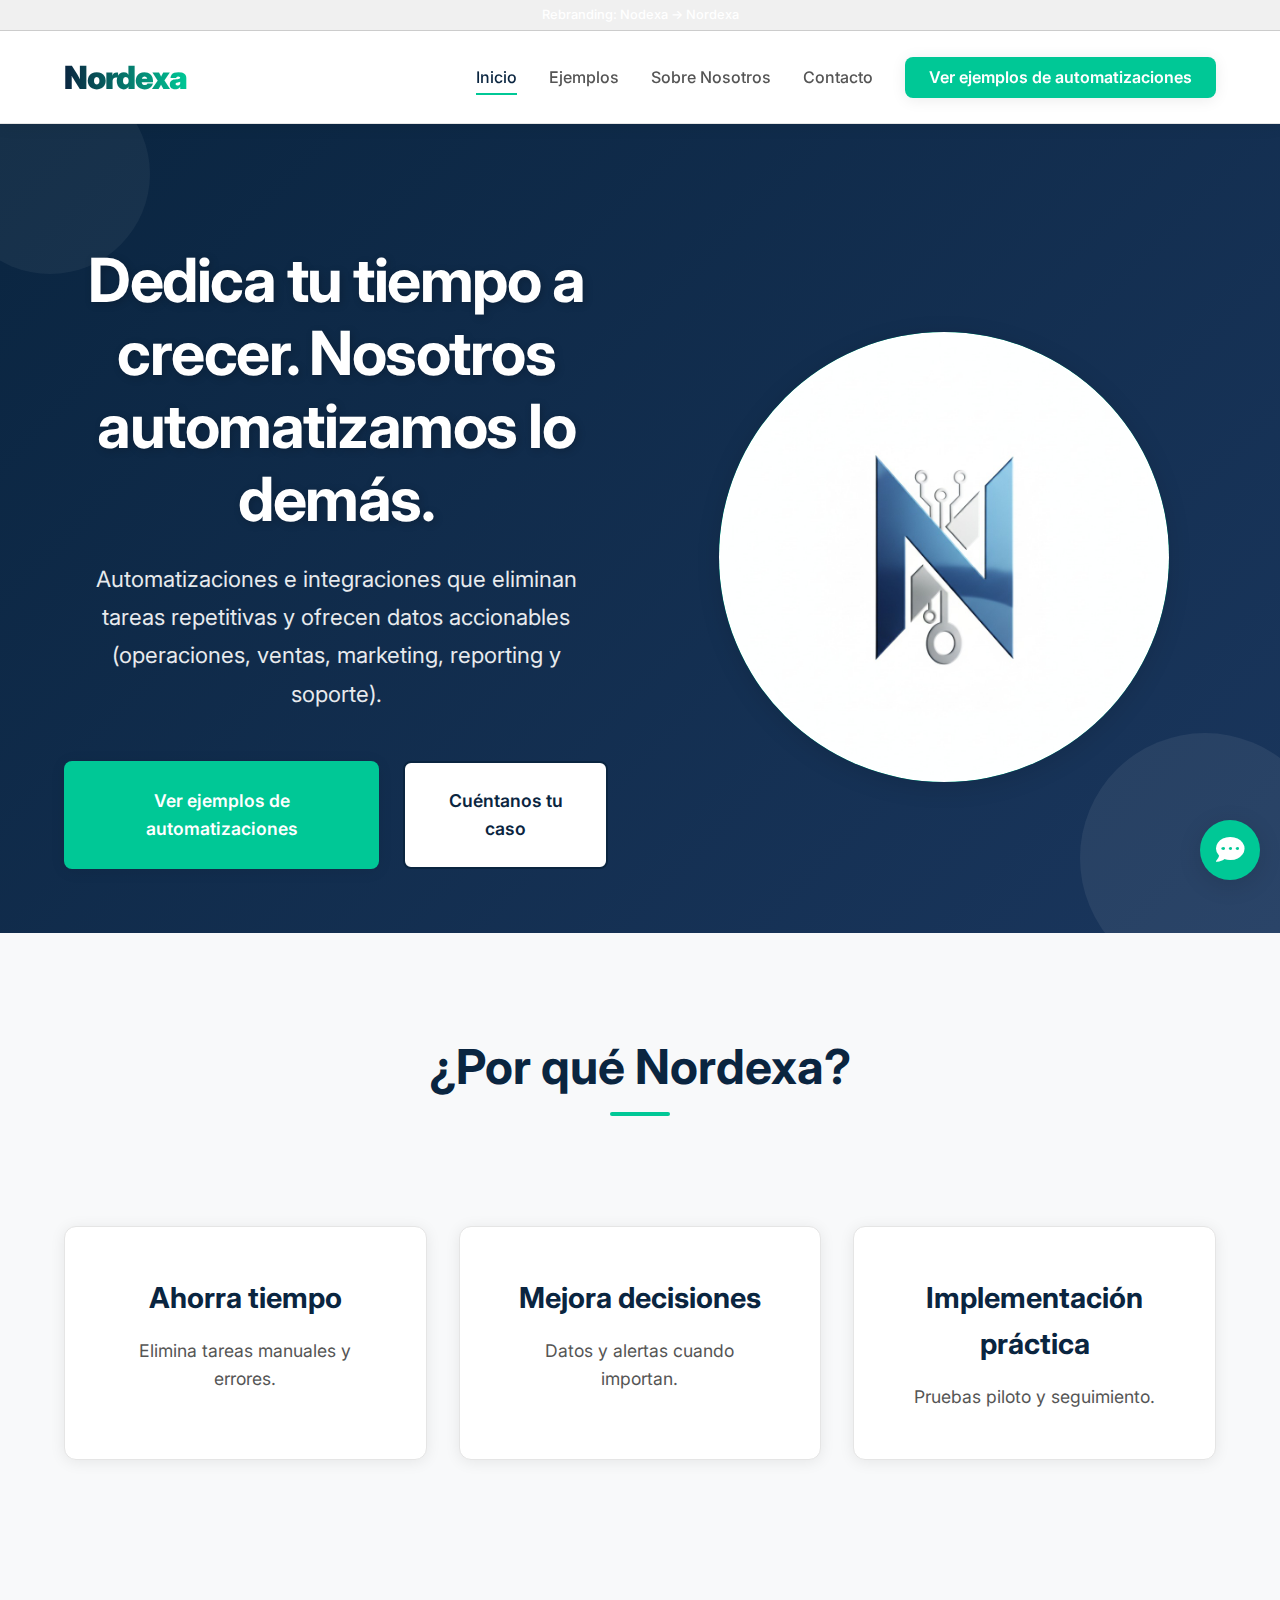
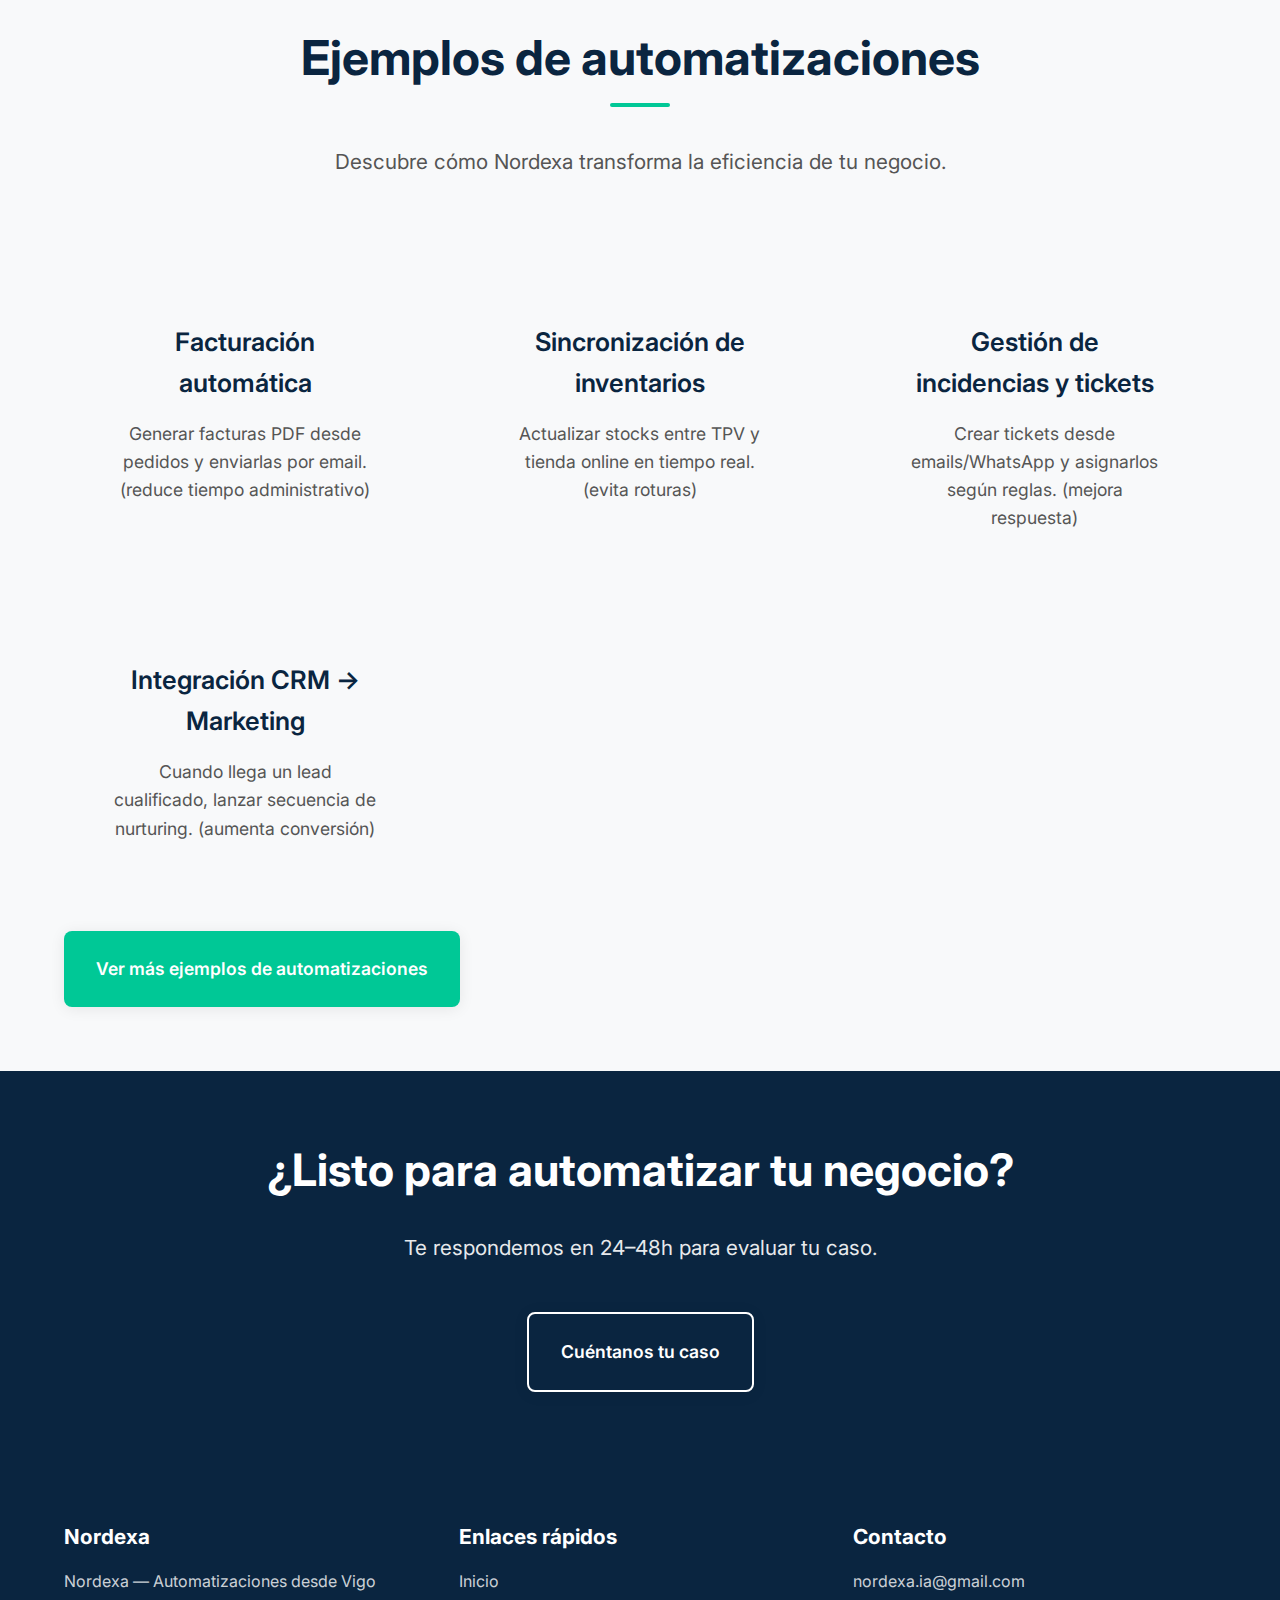
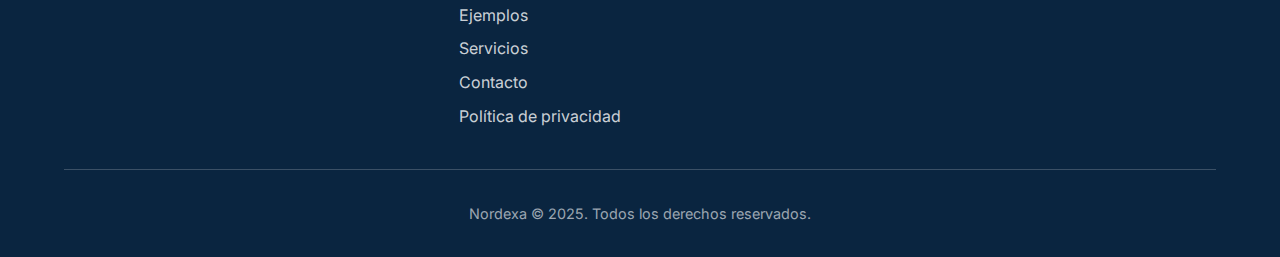
<file: index.html>
<!DOCTYPE html>
<html lang="es">
<head>
    <meta charset="UTF-8">
    <meta name="viewport" content="width=device-width, initial-scale=1.0">
    <!-- INICIO CAMBIOS SEO Y METAS -->
    <title>Nordexa — Automatizaciones inteligentes para empresas</title>
    <meta name="description" content="Nordexa crea automatizaciones, integraciones n8n y chatbots que eliminan tareas manuales y ofrecen datos accionables. Solicita presupuesto a medida.">
    <meta property="og:title" content="Nordexa — Automatizaciones inteligentes para empresas">
    <meta property="og:description" content="Nordexa crea automatizaciones, integraciones n8n y chatbots que eliminan tareas manuales y ofrecen datos accionables. Solicita presupuesto a medida.">
    <!-- FIN CAMBIOS SEO Y METAS -->
    <link rel="preconnect" href="https://fonts.googleapis.com">
    <link rel="preconnect" href="https://fonts.gstatic.com" crossorigin>
    <link href="https://fonts.googleapis.com/css2?family=Inter:wght@300;400;500;600;700&display=swap" rel="stylesheet">
    <link rel="stylesheet" href="styles.css">
    <link rel="stylesheet" href="https://cdnjs.cloudflare.com/ajax/libs/font-awesome/6.0.0/css/all.min.css">
</head>
<body>
    <!-- INICIO CAMBIO: BADGE REBRANDING -->
    <div class="rebranding-badge" style="background-color: #f0f0f0; text-align: center; padding: 5px; font-size: 0.8em; border-bottom: 1px solid #ccc;">
        Rebranding: Nodexa &rarr; Nordexa
    </div>
    <!-- FIN CAMBIO: BADGE REBRANDING -->
    <!-- Barra de Navegación -->
    <nav class="navbar">
        <div class="nav-container">
            <div class="nav-logo">
                <a href="index.html">Nordexa</a>
            </div>
            <!-- INICIO CAMBIO: MENÚ DE NAVEGACIÓN -->
            <div class="nav-menu">
                <a href="index.html" class="nav-link active">Inicio</a>
                <a href="automatizaciones.html#ejemplos" class="nav-link">Ejemplos</a>
                <a href="sobre-mi.html" class="nav-link">Sobre Nosotros</a>
                <a href="automatizaciones.html#contacto-modal" class="nav-link">Contacto</a>
                <a href="automatizaciones.html#ejemplos" class="nav-cta">Ver ejemplos de automatizaciones</a>
            </div>
            <!-- FIN CAMBIO: MENÚ DE NAVEGACIÓN -->
            <div class="nav-toggle">
                <span class="bar"></span>
                <span class="bar"></span>
                <span class="bar"></span>
            </div>
        </div>
    </nav>

    <!-- INICIO CAMBIO: SECCIÓN HERO -->
    <section class="hero">
        <div class="hero-container">
            <div class="hero-content">
                <h1 class="hero-title">Dedica tu tiempo a crecer. Nosotros automatizamos lo demás.</h1>
                <p class="hero-subtitle">Automatizaciones e integraciones que eliminan tareas repetitivas y ofrecen datos accionables (operaciones, ventas, marketing, reporting y soporte).</p>
                <div class="hero-actions">
                    <a href="automatizaciones.html#ejemplos" class="button button-primary">Ver ejemplos de automatizaciones</a>
                    <a href="automatizaciones.html#contacto-modal" class="button button-secondary">Cuéntanos tu caso</a>
                </div>
            </div>
            <div class="hero-image">
                <div class="hero-graphic">
                    <img src="Imagen Nordexa.jpg" alt="Nordexa Image">
                </div>
            </div>
            
        </div>
    </section>
    <!-- FIN CAMBIO: SECCIÓN HERO -->

    <!-- INICIO NUEVA SECCIÓN: ¿POR QUÉ Nordexa? -->
    <section class="why-nordexa">
        <div class="container">
            <div class="section-header">
                <h2>¿Por qué Nordexa?</h2>
            </div>
            <div class="why-nordexa-grid">
                <div class="why-nordexa-item">
                    <h3>Ahorra tiempo</h3>
                    <p>Elimina tareas manuales y errores.</p>
                </div>
                <div class="why-nordexa-item">
                    <h3>Mejora decisiones</h3>
                    <p>Datos y alertas cuando importan.</p>
                </div>
                <div class="why-nordexa-item">
                    <h3>Implementación práctica</h3>
                    <p>Pruebas piloto y seguimiento.</p>
                </div>
            </div>
        </div>
    </section>
    <!-- FIN NUEVA SECCIÓN: ¿POR QUÉ Nordexa? -->

    <!-- SECCIÓN DE EJEMPLOS DE AUTOMATIZACIÓN (adaptada de automatizaciones.html para un resumen) -->
    <section id="ejemplos-resumen" class="automation-examples-summary">
        <div class="container">
            <div class="section-header">
                <h2>Ejemplos de automatizaciones</h2>
                <p>Descubre cómo Nordexa transforma la eficiencia de tu negocio.</p>
            </div>
            <div class="examples-grid-summary">
                <div class="example-card-summary">
                    <h3>Facturación automática</h3>
                    <p>Generar facturas PDF desde pedidos y enviarlas por email. (reduce tiempo administrativo)</p>
                </div>
                <div class="example-card-summary">
                    <h3>Sincronización de inventarios</h3>
                    <p>Actualizar stocks entre TPV y tienda online en tiempo real. (evita roturas)</p>
                </div>
                <div class="example-card-summary">
                    <h3>Gestión de incidencias y tickets</h3>
                    <p>Crear tickets desde emails/WhatsApp y asignarlos según reglas. (mejora respuesta)</p>
                </div>
                <div class="example-card-summary">
                    <h3>Integración CRM → Marketing</h3>
                    <p>Cuando llega un lead cualificado, lanzar secuencia de nurturing. (aumenta conversión)</p>
                </div>
            </div>
            <div class="text-center" style="margin-top: 40px;">
                <a href="automatizaciones.html#ejemplos" class="button button-primary">Ver más ejemplos de automatizaciones</a>
            </div>
        </div>
    </section>
    <!-- FIN SECCIÓN DE EJEMPLOS DE AUTOMATIZACIÓN -->

    <!-- INICIO BLOQUE: 'Cuéntanos tu caso' (CTA a formulario modal en automatizaciones.html) -->
    <section class="call-to-action-contact">
        <div class="container text-center">
            <h2>¿Listo para automatizar tu negocio?</h2>
            <p>Te respondemos en 24–48h para evaluar tu caso.</p>
            <a href="automatizaciones.html#contacto-modal" class="button button-primary">Cuéntanos tu caso</a>
        </div>
    </section>
    <!-- FIN BLOQUE: 'Cuéntanos tu caso' -->

    <!-- INICIO CAMBIOS: FOOTER -->
    <footer class="footer">
        <div class="container">
            <div class="footer-content">
                <div class="footer-section">
                    <h3>Nordexa</h3>
                    <p>Nordexa — Automatizaciones desde Vigo</p>
                </div>
                <div class="footer-section">
                    <h4>Enlaces rápidos</h4>
                    <ul>
                        <li><a href="index.html">Inicio</a></li>
                        <li><a href="automatizaciones.html#ejemplos">Ejemplos</a></li>
                        <li><a href="automatizaciones.html#servicios">Servicios</a></li>
                        <li><a href="automatizaciones.html#contacto-modal">Contacto</a></li>
                        <li><a href="politica-privacidad.html">Política de privacidad</a></li>
                    </ul>
                </div>
                <div class="footer-section">
                    <h4>Contacto</h4>
                    <p>nordexa.ia@gmail.com</p>
                </div>
            </div>
            <div class="footer-bottom">
                <p>Nordexa © 2025. Todos los derechos reservados.</p>
            </div>
        </div>
    </footer>
    <!-- FIN CAMBIOS: FOOTER -->

    <!-- Espacio para widget de chatbot -->
    <div class="chatbot-space"></div>

    <!-- Chatbot Widget -->
    <div id="chatbot-widget">
        <button id="chatbot-toggle" class="chatbot-toggle">
            <i class="fas fa-comment-dots"></i>
        </button>
        <div id="chatbot-window" class="chatbot-window">
            <div class="chatbot-header">
                <h3>Chat con Nordexa AI</h3>
                <button id="chatbot-close" class="chatbot-close-button"><i class="fas fa-times"></i></button>
            </div>
            <div id="chatbot-messages" class="chatbot-messages">
                <div class="message bot-message">Hola, soy Nordexa AI. ¿En qué puedo ayudarte hoy?</div>
            </div>
            <form id="chatbot-form" class="chatbot-input-form">
                <input type="text" id="chatbot-input" placeholder="Escribe tu mensaje..." autocomplete="off">
                <button type="submit" class="chatbot-send-button"><i class="fas fa-paper-plane"></i></button>
            </form>
        </div>
    </div>

    <script src="script.js"></script>
</body>
</html>
</file>
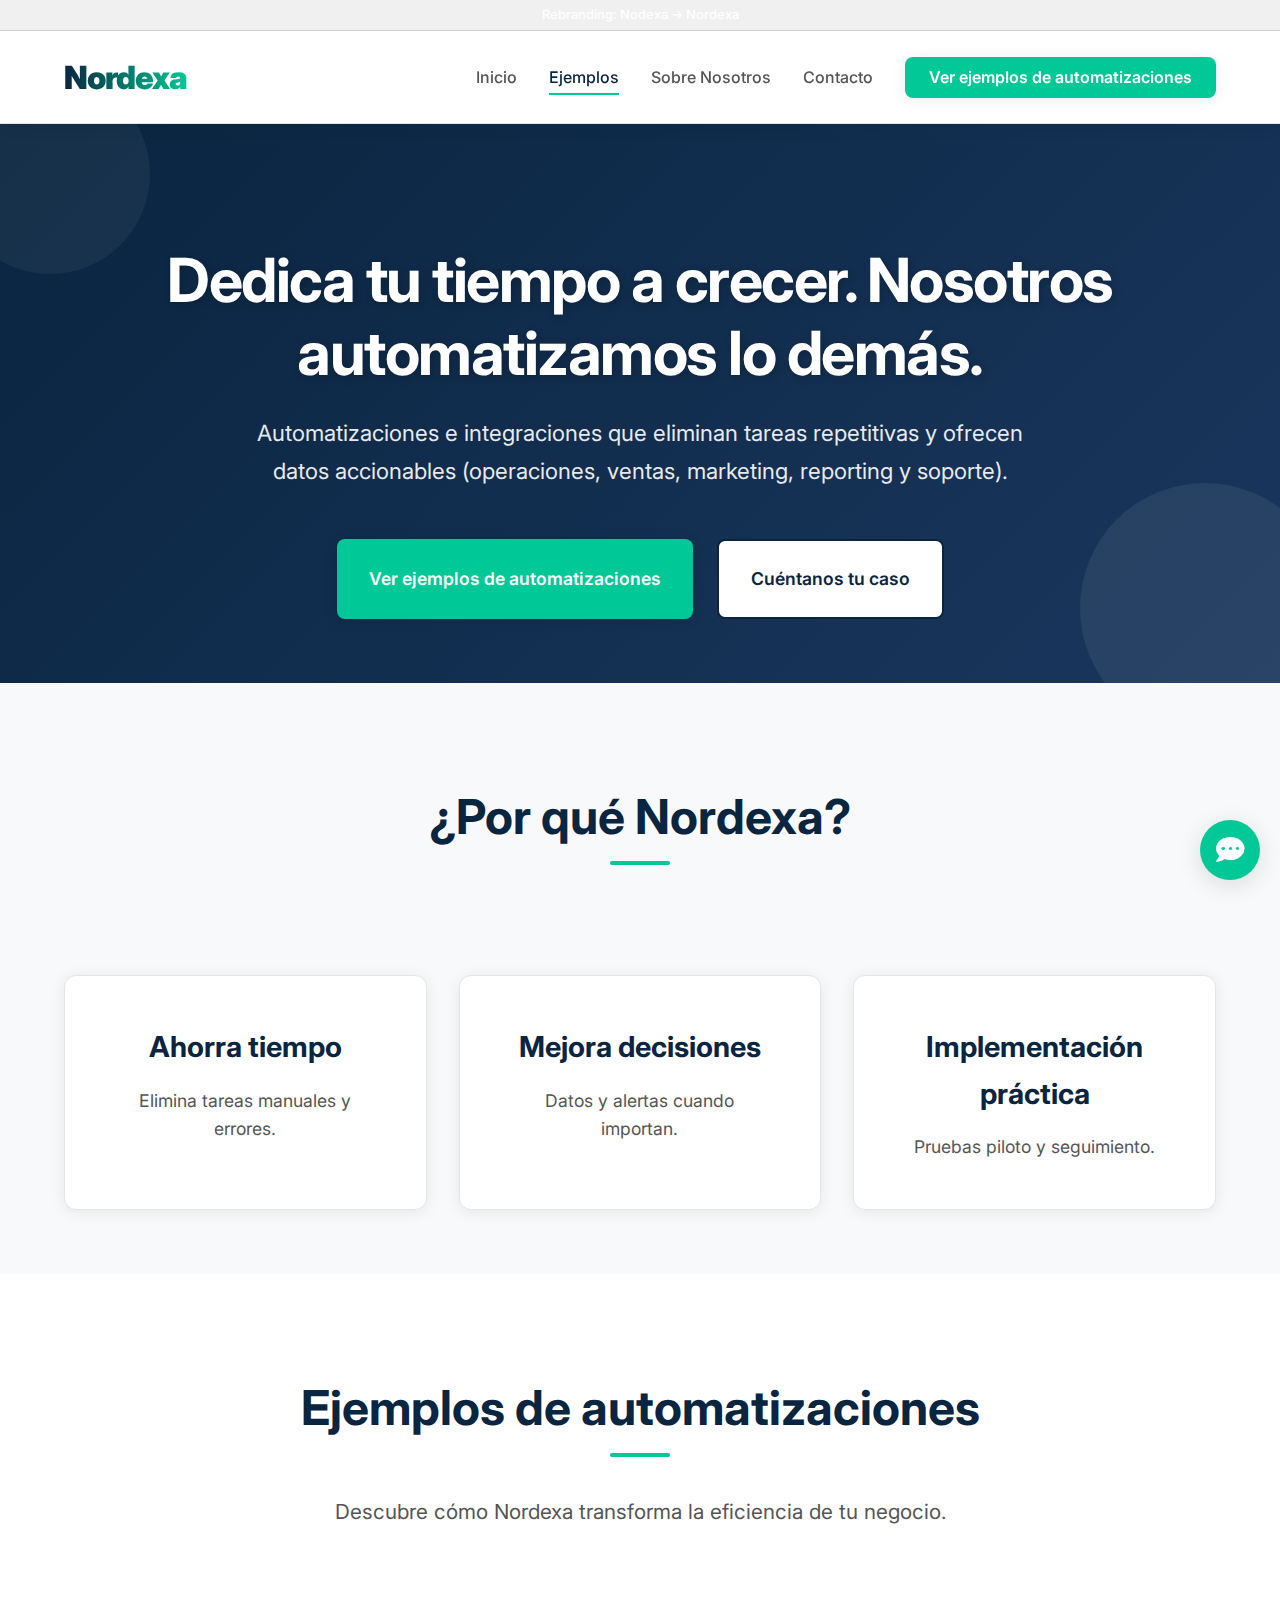
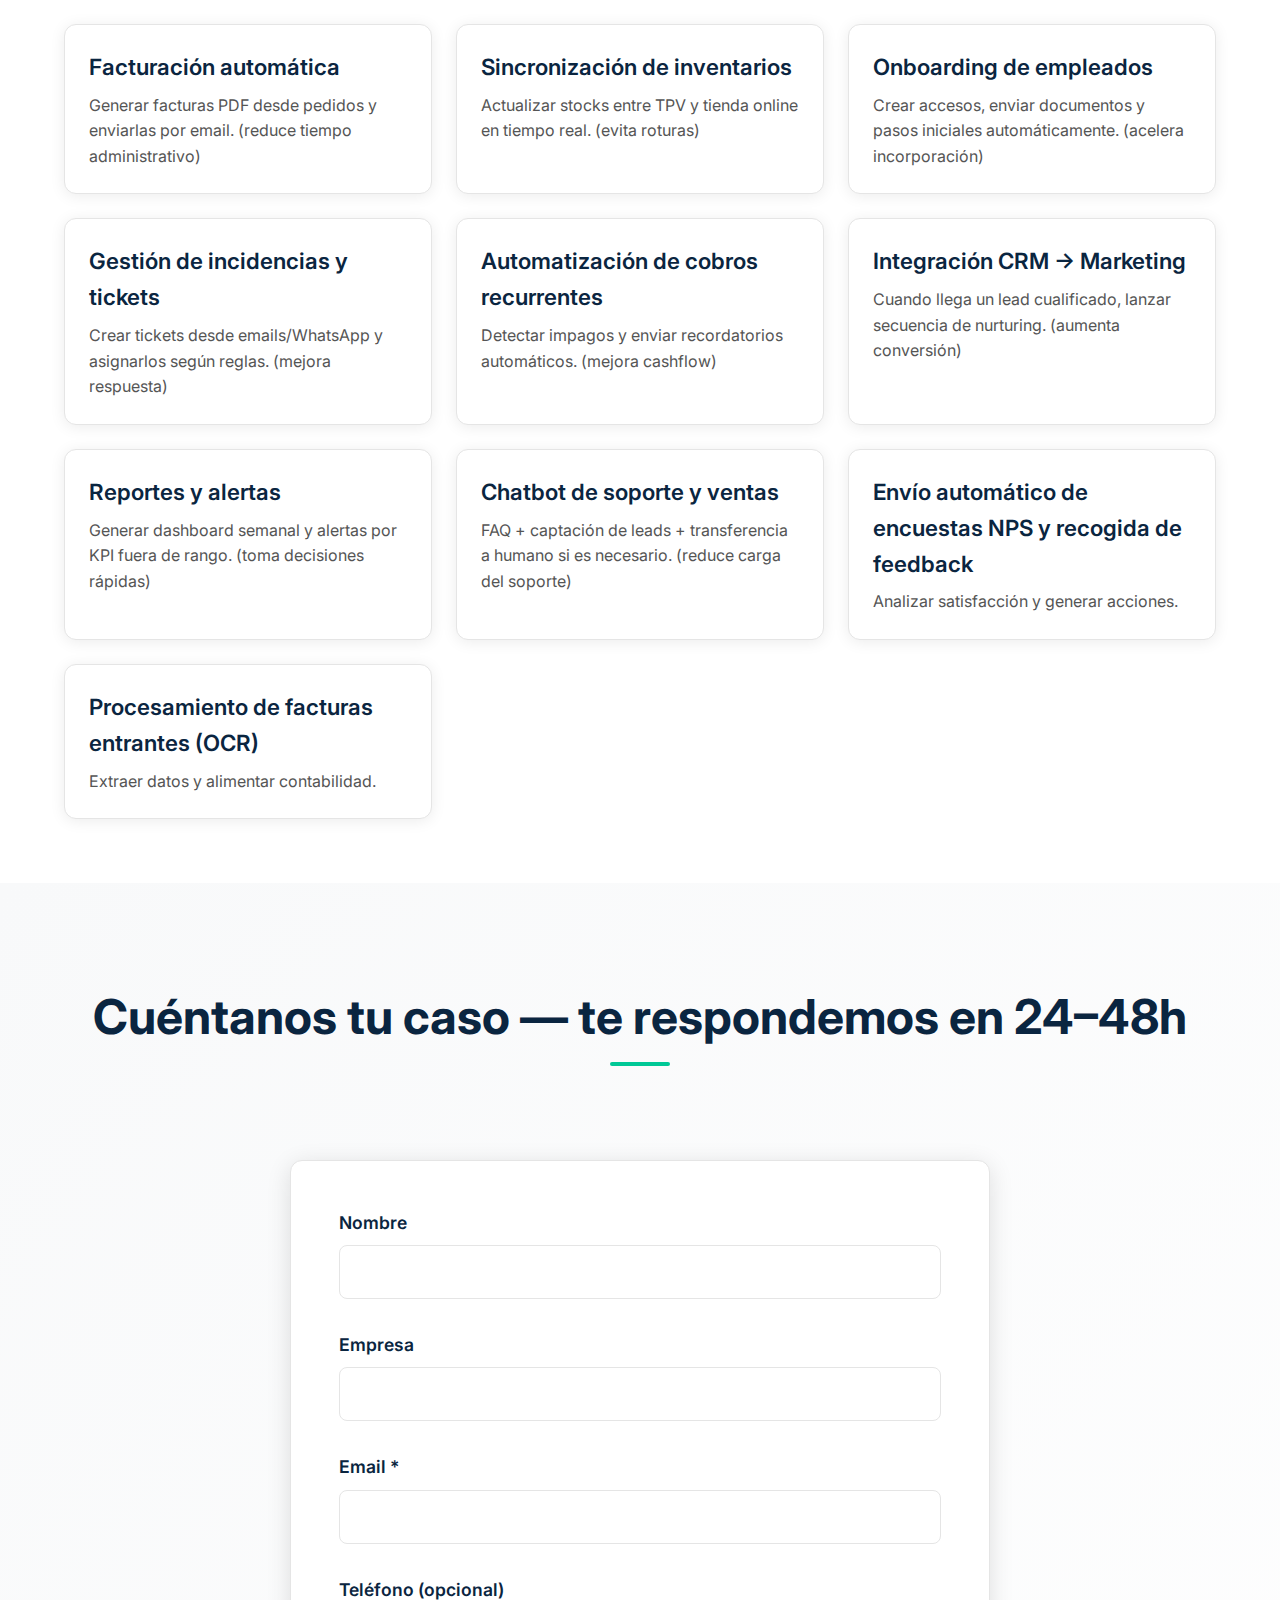
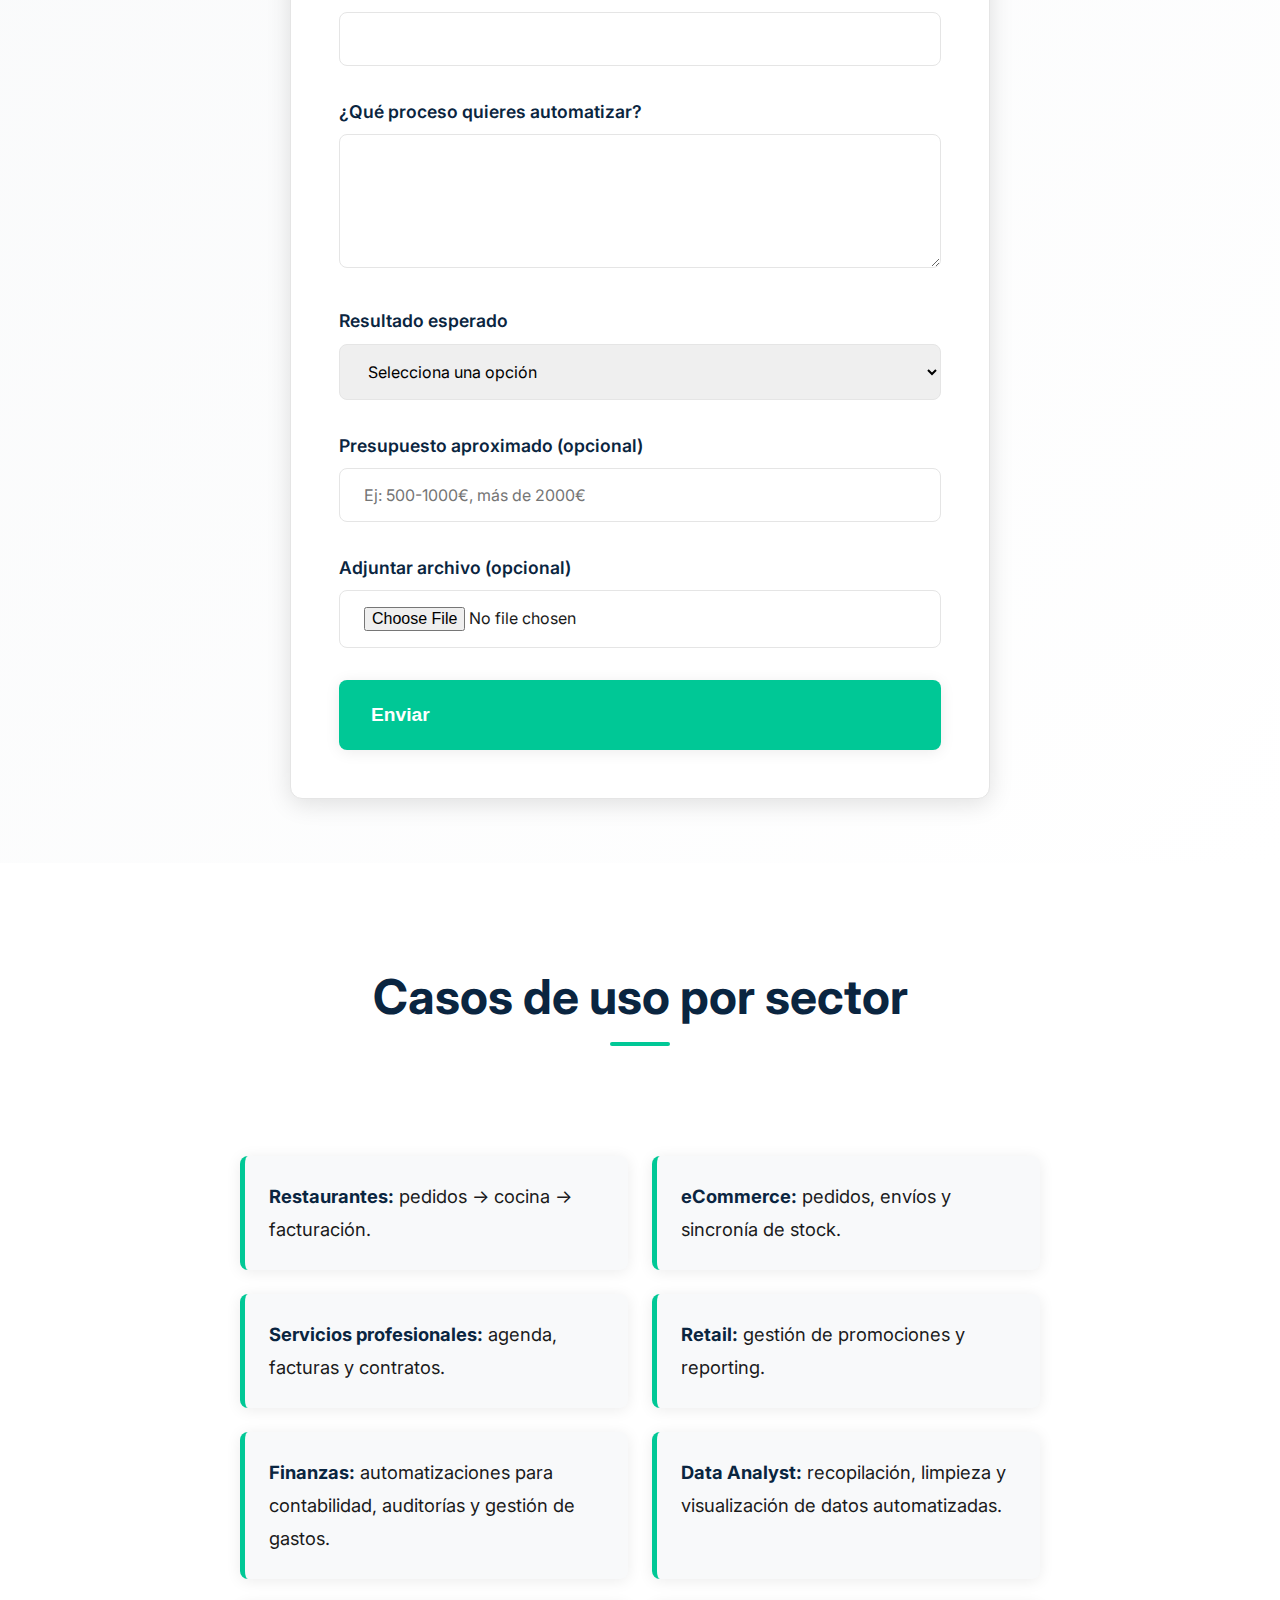
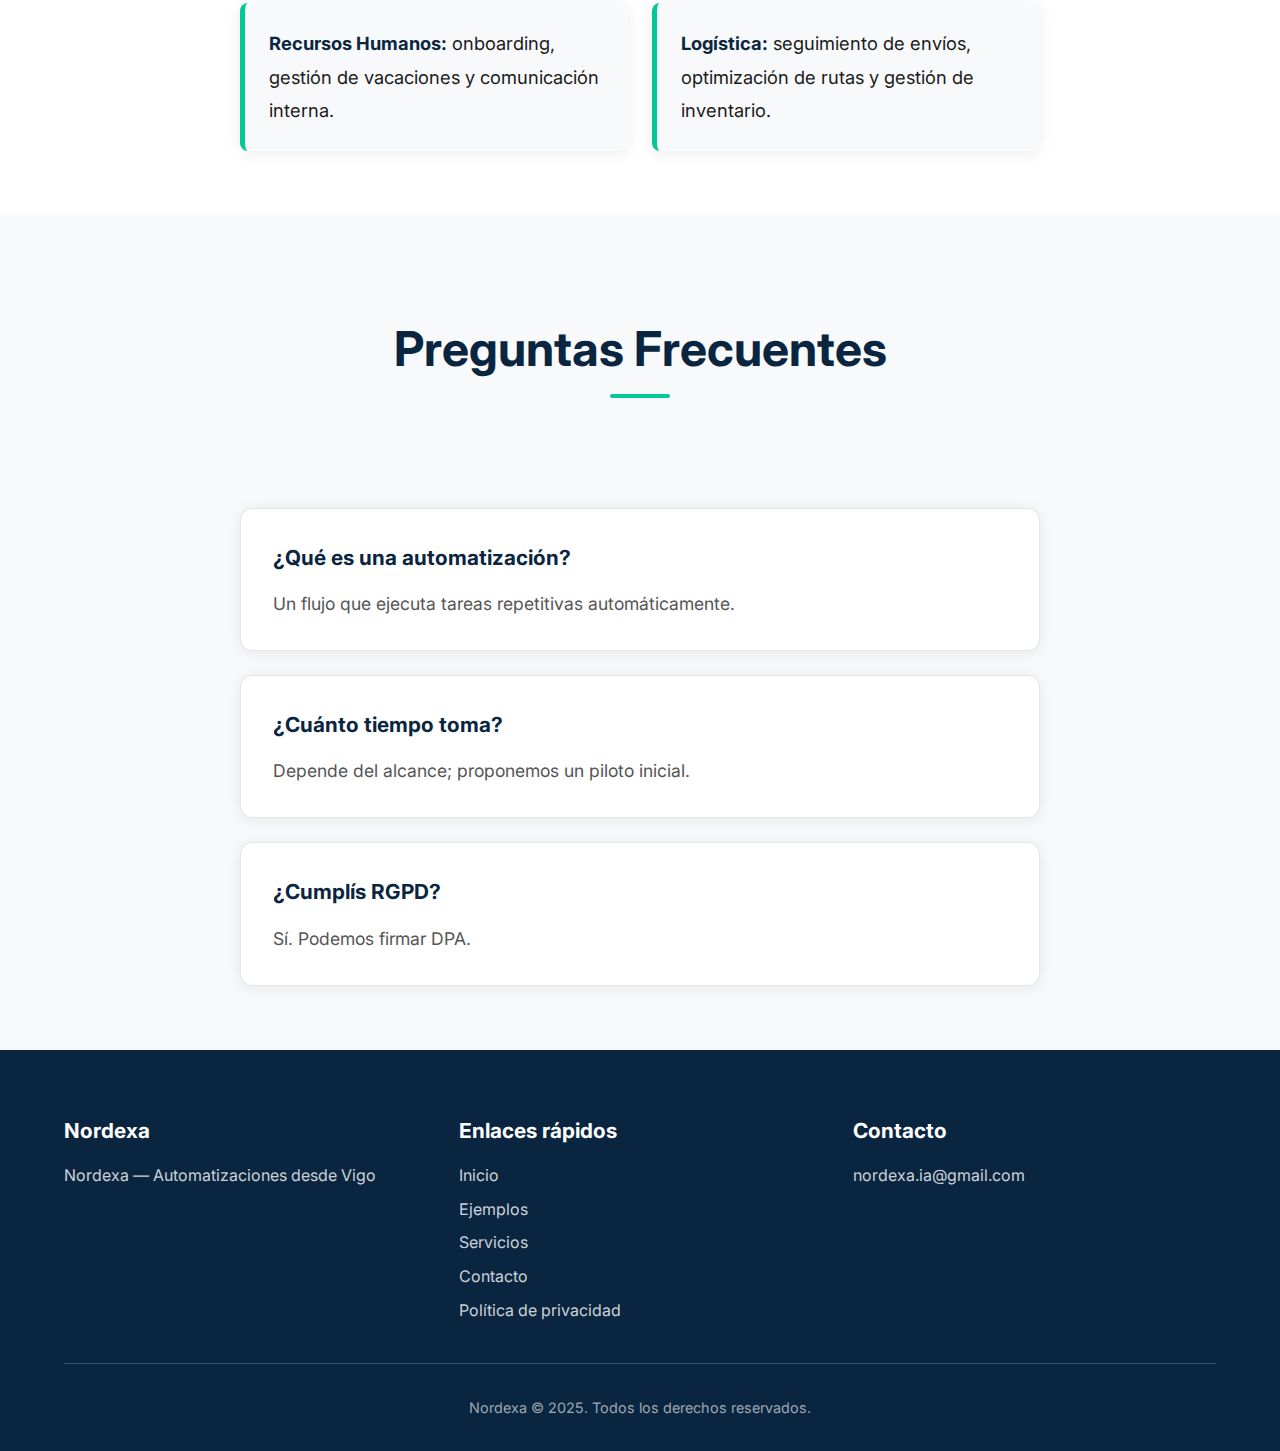
<file: automatizaciones.html>
<!DOCTYPE html>
<html lang="es">
<head>
    <meta charset="UTF-8">
    <meta name="viewport" content="width=device-width, initial-scale=1.0">
    <!-- INICIO CAMBIOS SEO Y METAS -->
    <title>Nordexa — Automatizaciones inteligentes para empresas</title>
    <meta name="description" content="Nordexa crea automatizaciones, integraciones n8n y chatbots que eliminan tareas manuales y ofrecen datos accionables. Solicita presupuesto a medida.">
    <meta property="og:title" content="Nordexa — Automatizaciones inteligentes para empresas">
    <meta property="og:description" content="Nordexa crea automatizaciones, integraciones n8n y chatbots que eliminan tareas manuales y ofrecen datos accionables. Solicita presupuesto a medida.">
    <!-- FIN CAMBIOS SEO Y METAS -->
    <link rel="preconnect" href="https://fonts.googleapis.com">
    <link rel="preconnect" href="https://fonts.gstatic.com" crossorigin>
    <link href="https://fonts.googleapis.com/css2?family=Inter:wght@300;400;500;600;700&display=swap" rel="stylesheet">
    <link rel="stylesheet" href="styles.css">
    <link rel="stylesheet" href="https://cdnjs.cloudflare.com/ajax/libs/font-awesome/6.0.0/css/all.min.css">
</head>
<body>
    <!-- INICIO CAMBIO: BADGE REBRANDING -->
    <div class="rebranding-badge" style="background-color: #f0f0f0; text-align: center; padding: 5px; font-size: 0.8em; border-bottom: 1px solid #ccc;">
        Rebranding: Nodexa &rarr; Nordexa
    </div>
    <!-- FIN CAMBIO: BADGE REBRANDING -->
    <!-- Barra de Navegación -->
    <nav class="navbar">
        <div class="nav-container">
            <div class="nav-logo">
                <a href="index.html">Nordexa</a>
            </div>
            <!-- INICIO CAMBIO: MENÚ DE NAVEGACIÓN -->
            <div class="nav-menu">
                <a href="index.html" class="nav-link">Inicio</a>
                <a href="automatizaciones.html#ejemplos" class="nav-link active">Ejemplos</a>
                <a href="sobre-mi.html" class="nav-link">Sobre Nosotros</a>
                <a href="automatizaciones.html#contacto-modal" class="nav-link">Contacto</a>
                <a href="automatizaciones.html#ejemplos" class="nav-cta">Ver ejemplos de automatizaciones</a>
            </div>
            <!-- FIN CAMBIO: MENÚ DE NAVEGACIÓN -->
            <div class="nav-toggle">
                <span class="bar"></span>
                <span class="bar"></span>
                <span class="bar"></span>
            </div>
        </div>
    </nav>

    <!-- INICIO CAMBIO: SECCIÓN HERO -->
    <section class="page-header">
        <div class="container">
            <h1>Dedica tu tiempo a crecer. Nosotros automatizamos lo demás.</h1>
            <p>Automatizaciones e integraciones que eliminan tareas repetitivas y ofrecen datos accionables (operaciones, ventas, marketing, reporting y soporte).</p>
            <div class="hero-actions">
                <a href="#ejemplos" class="button button-primary">Ver ejemplos de automatizaciones</a>
                <a href="#contacto-modal" class="button button-secondary">Cuéntanos tu caso</a>
            </div>
        </div>
    </section>
    <!-- FIN CAMBIO: SECCIÓN HERO -->

    <!-- INICIO NUEVA SECCIÓN: ¿POR QUÉ Nordexa? -->
    <section class="why-nordexa">
        <div class="container">
            <div class="section-header">
                <h2>¿Por qué Nordexa?</h2>
            </div>
            <div class="why-nordexa-grid">
                <div class="why-nordexa-item">
                    <h3>Ahorra tiempo</h3>
                    <p>Elimina tareas manuales y errores.</p>
                </div>
                <div class="why-nordexa-item">
                    <h3>Mejora decisiones</h3>
                    <p>Datos y alertas cuando importan.</p>
                </div>
                <div class="why-nordexa-item">
                    <h3>Implementación práctica</h3>
                    <p>Pruebas piloto y seguimiento.</p>
                </div>
            </div>
        </div>
    </section>
    <!-- FIN NUEVA SECCIÓN: ¿POR QUÉ Nordexa? -->

    <!-- INICIO NUEVA SECCIÓN: Ejemplos de automatizaciones -->
    <section id="ejemplos" class="automation-examples">
        <div class="container">
            <div class="section-header">
                <h2>Ejemplos de automatizaciones</h2>
                <p>Descubre cómo Nordexa transforma la eficiencia de tu negocio.</p>
            </div>
            <div class="examples-grid">
                <div class="example-card">
                    <h3>Facturación automática</h3>
                    <p>Generar facturas PDF desde pedidos y enviarlas por email. (reduce tiempo administrativo)</p>
                </div>
                <div class="example-card">
                    <h3>Sincronización de inventarios</h3>
                    <p>Actualizar stocks entre TPV y tienda online en tiempo real. (evita roturas)</p>
                </div>
                <div class="example-card">
                    <h3>Onboarding de empleados</h3>
                    <p>Crear accesos, enviar documentos y pasos iniciales automáticamente. (acelera incorporación)</p>
                </div>
                <div class="example-card">
                    <h3>Gestión de incidencias y tickets</h3>
                    <p>Crear tickets desde emails/WhatsApp y asignarlos según reglas. (mejora respuesta)</p>
                </div>
                <div class="example-card">
                    <h3>Automatización de cobros recurrentes</h3>
                    <p>Detectar impagos y enviar recordatorios automáticos. (mejora cashflow)</p>
                </div>
                <div class="example-card">
                    <h3>Integración CRM → Marketing</h3>
                    <p>Cuando llega un lead cualificado, lanzar secuencia de nurturing. (aumenta conversión)</p>
                </div>
                <div class="example-card">
                    <h3>Reportes y alertas</h3>
                    <p>Generar dashboard semanal y alertas por KPI fuera de rango. (toma decisiones rápidas)</p>
                </div>
                <div class="example-card">
                    <h3>Chatbot de soporte y ventas</h3>
                    <p>FAQ + captación de leads + transferencia a humano si es necesario. (reduce carga del soporte)</p>
                </div>
                <div class="example-card">
                    <h3>Envío automático de encuestas NPS y recogida de feedback</h3>
                    <p>Analizar satisfacción y generar acciones.</p>
                </div>
                <div class="example-card">
                    <h3>Procesamiento de facturas entrantes (OCR)</h3>
                    <p>Extraer datos y alimentar contabilidad.</p>
                </div>
            </div>
        </div>
    </section>
    <!-- FIN NUEVA SECCIÓN: Ejemplos de automatizaciones -->

    <!-- INICIO NUEVA SECCIÓN: BLOQUE 'Cuéntanos tu caso' — FORMULARIO -->
    <section class="contact-form-section" id="contacto-modal">
        <div class="container">
            <div class="section-header">
                <h2>Cuéntanos tu caso — te respondemos en 24–48h</h2>
            </div>
            <form id="contactForm" class="contact-form">
                <div class="form-group">
                    <label for="name">Nombre</label>
                    <input type="text" id="name" name="name" required>
                </div>
                <div class="form-group">
                    <label for="company">Empresa</label>
                    <input type="text" id="company" name="company">
                </div>
                <div class="form-group">
                    <label for="email">Email <span class="required">*</span></label>
                    <input type="email" id="email" name="email" required>
                </div>
                <div class="form-group">
                    <label for="phone">Teléfono (opcional)</label>
                    <input type="tel" id="phone" name="phone">
                </div>
                <div class="form-group">
                    <label for="process">¿Qué proceso quieres automatizar?</label>
                    <textarea id="process" name="process" rows="5"></textarea>
                </div>
                <div class="form-group">
                    <label for="expected_result">Resultado esperado</label>
                    <select id="expected_result" name="expected_result">
                        <option value="">Selecciona una opción</option>
                        <option value="ahorro_tiempo">Ahorro de tiempo</option>
                        <option value="mejora_eficiencia">Mejora de eficiencia</option>
                        <option value="reduccion_errores">Reducción de errores</option>
                        <option value="mejora_datos">Mejora en la toma de decisiones por datos</option>
                        <option value="otro">Otro</option>
                    </select>
                </div>
                <div class="form-group">
                    <label for="budget">Presupuesto aproximado (opcional)</label>
                    <input type="text" id="budget" name="budget" placeholder="Ej: 500-1000€, más de 2000€">
                </div>
                <div class="form-group">
                    <label for="attachment">Adjuntar archivo (opcional)</label>
                    <input type="file" id="attachment" name="attachment">
                </div>
                <button type="submit" class="button button-primary">Enviar</button>
                <p id="formMessage" style="display:none; margin-top: 10px;"></p>
            </form>
        </div>
    </section>
    <!-- FIN NUEVA SECCIÓN: BLOQUE 'Cuéntanos tu caso' — FORMULARIO -->

    <!-- INICIO NUEVA SECCIÓN: Casos de uso por sector -->
    <section class="use-cases-sector">
        <div class="container">
            <div class="section-header">
                <h2>Casos de uso por sector</h2>
            </div>
            <ul class="sector-list">
                <li><strong>Restaurantes:</strong> pedidos → cocina → facturación.</li>
                <li><strong>eCommerce:</strong> pedidos, envíos y sincronía de stock.</li>
                <li><strong>Servicios profesionales:</strong> agenda, facturas y contratos.</li>
                <li><strong>Retail:</strong> gestión de promociones y reporting.</li>
                <li><strong>Finanzas:</strong> automatizaciones para contabilidad, auditorías y gestión de gastos.</li>
                <li><strong>Data Analyst:</strong> recopilación, limpieza y visualización de datos automatizadas.</li>
                <li><strong>Recursos Humanos:</strong> onboarding, gestión de vacaciones y comunicación interna.</li>
                <li><strong>Logística:</strong> seguimiento de envíos, optimización de rutas y gestión de inventario.</li>
            </ul>
        </div>
    </section>
    <!-- FIN NUEVA SECCIÓN: Casos de uso por sector -->

    <!-- INICIO NUEVA SECCIÓN: FAQ corta -->
    <section class="faq-section">
        <div class="container">
            <div class="section-header">
                <h2>Preguntas Frecuentes</h2>
            </div>
            <div class="faq-items">
                <div class="faq-item">
                    <h3>¿Qué es una automatización?</h3>
                    <p>Un flujo que ejecuta tareas repetitivas automáticamente.</p>
                </div>
                <div class="faq-item">
                    <h3>¿Cuánto tiempo toma?</h3>
                    <p>Depende del alcance; proponemos un piloto inicial.</p>
                </div>
                <div class="faq-item">
                    <h3>¿Cumplís RGPD?</h3>
                    <p>Sí. Podemos firmar DPA.</p>
                </div>
            </div>
        </div>
    </section>
    <!-- FIN NUEVA SECCIÓN: FAQ corta -->

    <!-- INICIO CAMBIOS: FOOTER -->
    <footer class="footer">
        <div class="container">
            <div class="footer-content">
                <div class="footer-section">
                    <h3>Nordexa</h3>
                    <p>Nordexa — Automatizaciones desde Vigo</p>
                </div>
                <div class="footer-section">
                    <h4>Enlaces rápidos</h4>
                    <ul>
                        <li><a href="index.html">Inicio</a></li>
                        <li><a href="#ejemplos">Ejemplos</a></li>
                        <li><a href="#servicios">Servicios</a></li>
                        <li><a href="#contacto-modal">Contacto</a></li>
                        <li><a href="politica-privacidad.html">Política de privacidad</a></li>
                    </ul>
                </div>
                <div class="footer-section">
                    <h4>Contacto</h4>
                    <p>nordexa.ia@gmail.com</p>
                </div>
            </div>
            <div class="footer-bottom">
                <p>Nordexa © 2025. Todos los derechos reservados.</p>
            </div>
        </div>
    </footer>
    <!-- FIN CAMBIOS: FOOTER -->

    <!-- Espacio para widget de chatbot -->
    <div class="chatbot-space"></div>

    <script src="script.js"></script>
    <!-- Chatbot Widget -->
    <div id="chatbot-widget">
        <button id="chatbot-toggle" class="chatbot-toggle">
            <i class="fas fa-comment-dots"></i>
        </button>
        <div id="chatbot-window" class="chatbot-window">
            <div class="chatbot-header">
                <h3>Chat con Nordexa AI</h3>
                <button id="chatbot-close" class="chatbot-close-button"><i class="fas fa-times"></i></button>
            </div>
            <div id="chatbot-messages" class="chatbot-messages">
                <div class="message bot-message">Hola, soy Nordexa AI. ¿En qué puedo ayudarte hoy?</div>
            </div>
            <form id="chatbot-form" class="chatbot-input-form">
                <input type="text" id="chatbot-input" placeholder="Escribe tu mensaje..." autocomplete="off">
                <button type="submit" class="chatbot-send-button"><i class="fas fa-paper-plane"></i></button>
            </form>
        </div>
    </div>
</body>
</html>
</file>
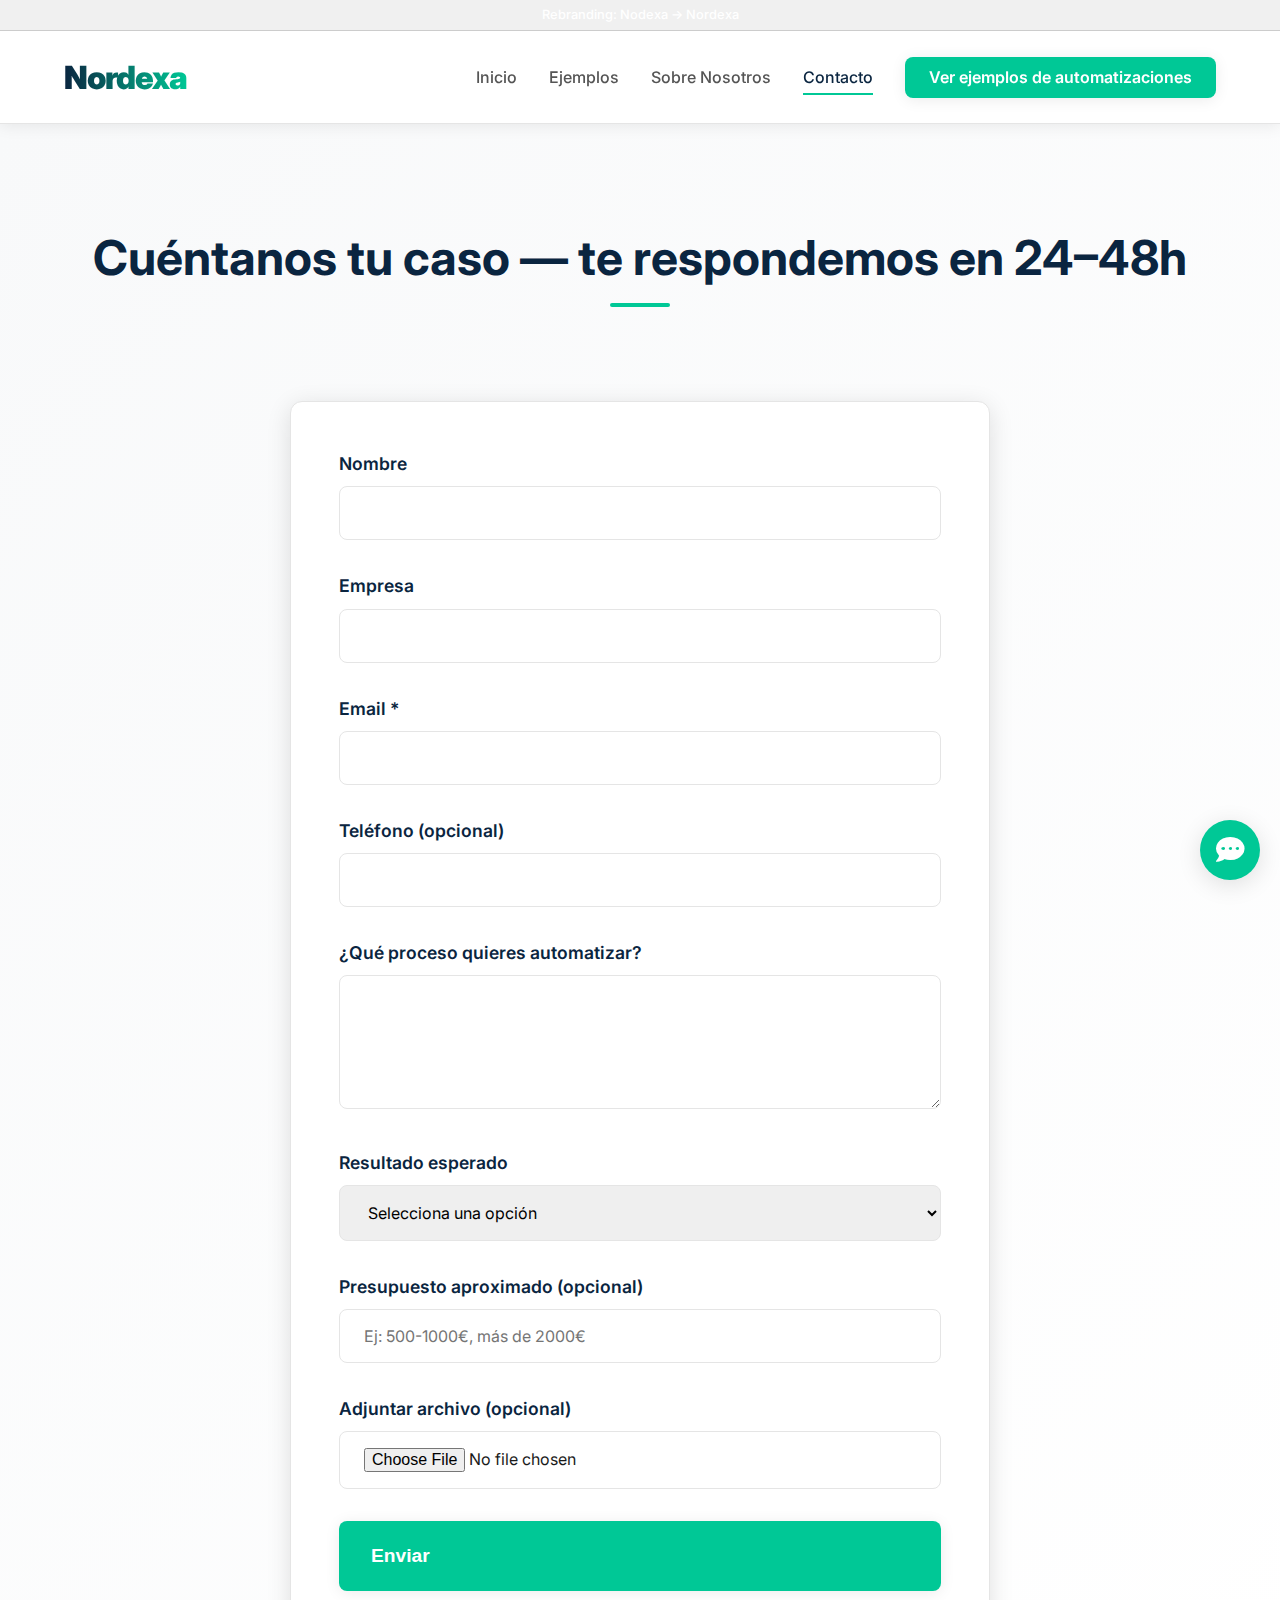
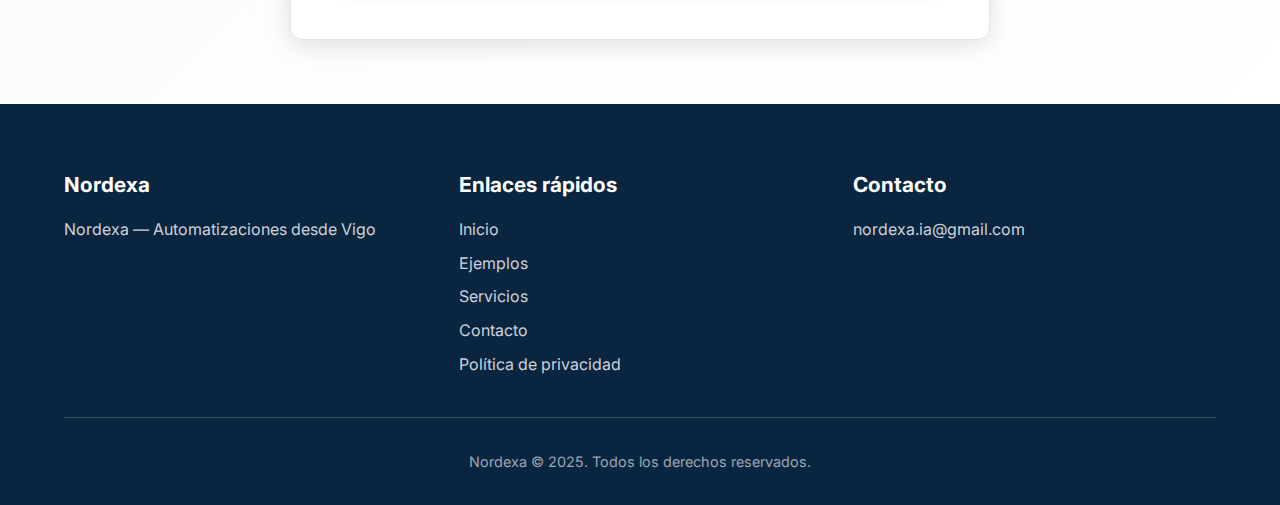
<file: contacto.html>
<!DOCTYPE html>
<html lang="es">
<head>
    <meta charset="UTF-8">
    <meta name="viewport" content="width=device-width, initial-scale=1.0">
    <!-- INICIO CAMBIOS SEO Y METAS -->
    <title>Nordexa — Automatizaciones inteligentes para empresas</title>
    <meta name="description" content="Nordexa crea automatizaciones, integraciones n8n y chatbots que eliminan tareas manuales y ofrecen datos accionables. Solicita presupuesto a medida.">
    <meta property="og:title" content="Nordexa — Automatizaciones inteligentes para empresas">
    <meta property="og:description" content="Nordexa crea automatizaciones, integraciones n8n y chatbots que eliminan tareas manuales y ofrecen datos accionables. Solicita presupuesto a medida.">
    <!-- FIN CAMBIOS SEO Y METAS -->
    <link rel="preconnect" href="https://fonts.googleapis.com">
    <link rel="preconnect" href="https://fonts.gstatic.com" crossorigin>
    <link href="https://fonts.googleapis.com/css2?family=Inter:wght@300;400;500;600;700&display=swap" rel="stylesheet">
    <link rel="stylesheet" href="styles.css">
    <link rel="stylesheet" href="https://cdnjs.cloudflare.com/ajax/libs/font-awesome/6.0.0/css/all.min.css">
</head>
<body>
    <!-- INICIO CAMBIO: BADGE REBRANDING -->
    <div class="rebranding-badge" style="background-color: #f0f0f0; text-align: center; padding: 5px; font-size: 0.8em; border-bottom: 1px solid #ccc;">
        Rebranding: Nodexa &rarr; Nordexa
    </div>
    <!-- FIN CAMBIO: BADGE REBRANDING -->
    <!-- Barra de Navegación -->
    <nav class="navbar">
        <div class="nav-container">
            <div class="nav-logo">
                <a href="index.html">Nordexa</a>
            </div>
            <!-- INICIO CAMBIO: MENÚ DE NAVEGACIÓN -->
            <div class="nav-menu">
                <a href="index.html" class="nav-link">Inicio</a>
                <a href="automatizaciones.html#ejemplos" class="nav-link">Ejemplos</a>
                <a href="sobre-mi.html" class="nav-link">Sobre Nosotros</a>
                <a href="automatizaciones.html#contacto-modal" class="nav-link active">Contacto</a>
                <a href="automatizaciones.html#ejemplos" class="nav-cta">Ver ejemplos de automatizaciones</a>
            </div>
            <!-- FIN CAMBIO: MENÚ DE NAVEGACIÓN -->
            <div class="nav-toggle">
                <span class="bar"></span>
                <span class="bar"></span>
                <span class="bar"></span>
            </div>
        </div>
    </nav>

 <!-- INICIO NUEVA SECCIÓN: BLOQUE 'Cuéntanos tu caso' — FORMULARIO -->
<section class="contact-form-section" id="contacto-modal">
    <div class="container">
        <div class="section-header">
            <h2>Cuéntanos tu caso — te respondemos en 24–48h</h2>
        </div>
        <form id="contactForm" class="contact-form" action="https://formspree.io/f/mwpngkko" method="POST">
            <div class="form-group">
                <label for="name">Nombre</label>
                <input type="text" id="name" name="name" required>
            </div>
            <div class="form-group">
                <label for="company">Empresa</label>
                <input type="text" id="company" name="company">
            </div>
            <div class="form-group">
                <label for="email">Email <span class="required">*</span></label>
                <input type="email" id="email" name="email" required>
            </div>
            <div class="form-group">
                <label for="phone">Teléfono (opcional)</label>
                <input type="tel" id="phone" name="phone">
            </div>
            <div class="form-group">
                <label for="process">¿Qué proceso quieres automatizar?</label>
                <textarea id="process" name="process" rows="5"></textarea>
            </div>
            <div class="form-group">
                <label for="expected_result">Resultado esperado</label>
                <select id="expected_result" name="expected_result">
                    <option value="">Selecciona una opción</option>
                    <option value="ahorro_tiempo">Ahorro de tiempo</option>
                    <option value="mejora_eficiencia">Mejora de eficiencia</option>
                    <option value="reduccion_errores">Reducción de errores</option>
                    <option value="mejora_datos">Mejora en la toma de decisiones por datos</option>
                    <option value="otro">Otro</option>
                </select>
            </div>
            <div class="form-group">
                <label for="budget">Presupuesto aproximado (opcional)</label>
                <input type="text" id="budget" name="budget" placeholder="Ej: 500-1000€, más de 2000€">
            </div>
            <div class="form-group">
                <label for="attachment">Adjuntar archivo (opcional)</label>
                <input type="file" id="attachment" name="attachment">
            </div>
            <button type="submit" class="button button-primary">Enviar</button>
            <p id="formMessage" style="display:none; margin-top: 10px;"></p>
        </form>
    </div>
</section>
<!-- FIN NUEVA SECCIÓN: BLOQUE 'Cuéntanos tu caso' — FORMULARIO -->

    <!-- INICIO CAMBIOS: FOOTER -->
    <footer class="footer">
        <div class="container">
            <div class="footer-content">
                <div class="footer-section">
                    <h3>Nordexa</h3>
                    <p>Nordexa — Automatizaciones desde Vigo</p>
                </div>
                <div class="footer-section">
                    <h4>Enlaces rápidos</h4>
                    <ul>
                        <li><a href="index.html">Inicio</a></li>
                        <li><a href="automatizaciones.html#ejemplos">Ejemplos</a></li>
                        <li><a href="automatizaciones.html#servicios">Servicios</a></li>
                        <li><a href="#contacto-modal">Contacto</a></li>
                        <li><a href="politica-privacidad.html">Política de privacidad</a></li>
                    </ul>
                </div>
                <div class="footer-section">
                    <h4>Contacto</h4>
                    <p>nordexa.ia@gmail.com</p>
                </div>
            </div>
            <div class="footer-bottom">
                <p>Nordexa © 2025. Todos los derechos reservados.</p>
            </div>
        </div>
    </footer>
    <!-- FIN CAMBIOS: FOOTER -->

    <!-- Espacio para widget de chatbot -->
    <div class="chatbot-space"></div>

    <script src="script.js"></script>
    <!-- Chatbot Widget -->
    <div id="chatbot-widget">
        <button id="chatbot-toggle" class="chatbot-toggle">
            <i class="fas fa-comment-dots"></i>
        </button>
        <div id="chatbot-window" class="chatbot-window">
            <div class="chatbot-header">
                <h3>Chat con Nordexa AI</h3>
                <button id="chatbot-close" class="chatbot-close-button"><i class="fas fa-times"></i></button>
            </div>
            <div id="chatbot-messages" class="chatbot-messages">
                <div class="message bot-message">Hola, soy Nordexa AI. ¿En qué puedo ayudarte hoy?</div>
            </div>
            <form id="chatbot-form" class="chatbot-input-form">
                <input type="text" id="chatbot-input" placeholder="Escribe tu mensaje..." autocomplete="off">
                <button type="submit" class="chatbot-send-button"><i class="fas fa-paper-plane"></i></button>
            </form>
        </div>
    </div>
</body>
</html>
</file>
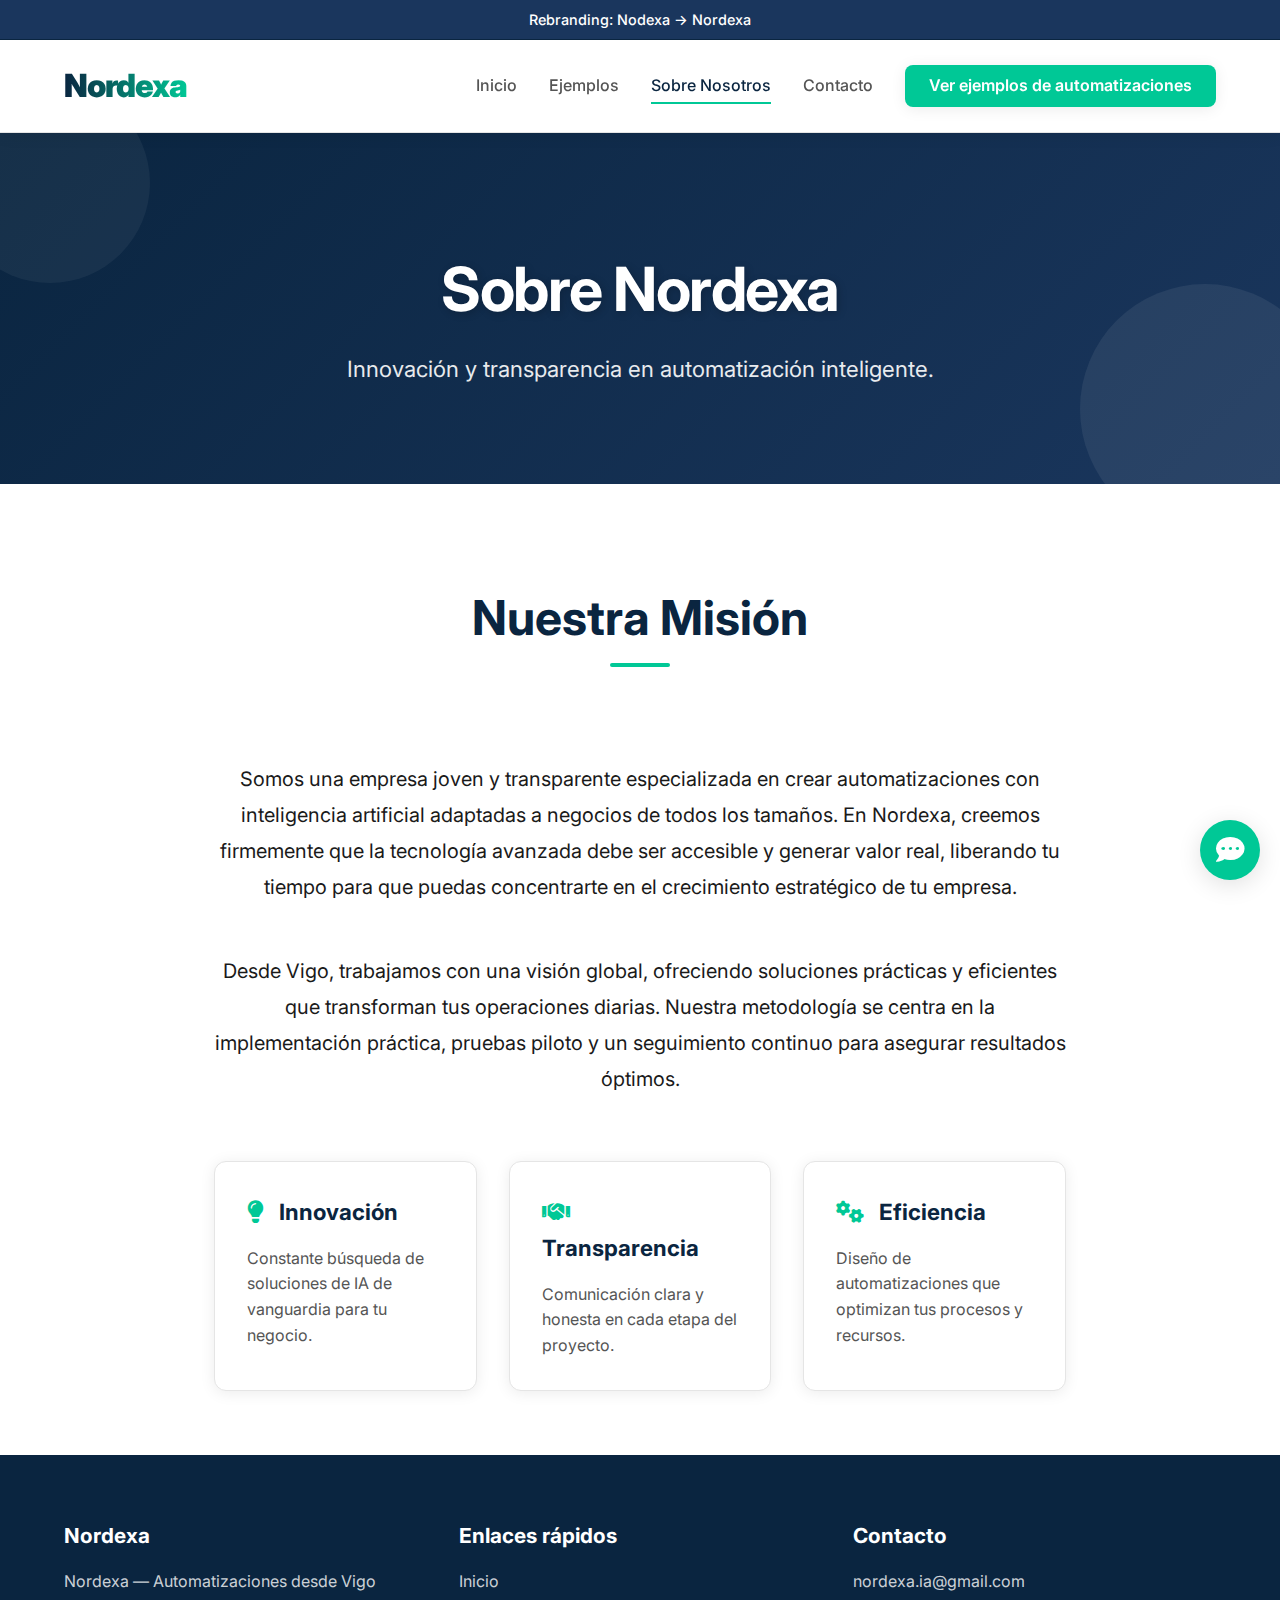
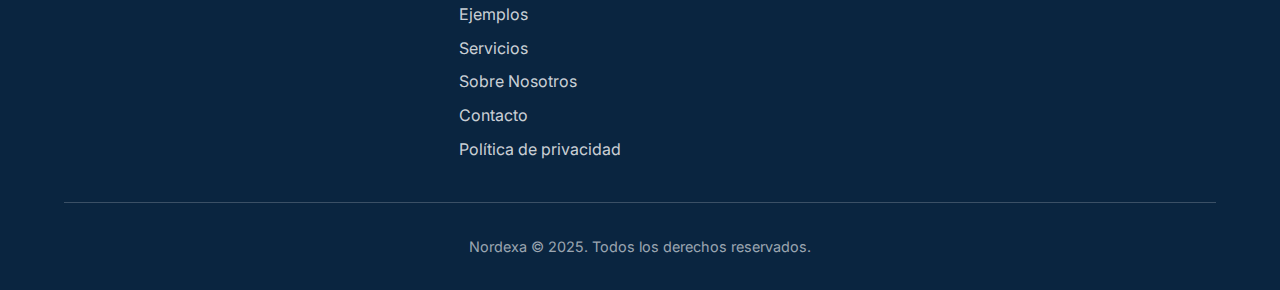
<file: sobre-mi.html>
<!DOCTYPE html>
<html lang="es">
<head>
    <meta charset="UTF-8">
    <meta name="viewport" content="width=device-width, initial-scale=1.0">
    <title>Sobre Nordexa — Automatizaciones inteligentes para empresas</title>
    <meta name="description" content="Nordexa es una empresa joven y transparente especializada en crear automatizaciones con inteligencia artificial adaptadas a negocios de todos los tamaños.">
    <meta property="og:title" content="Sobre Nordexa — Automatizaciones inteligentes para empresas">
    <meta property="og:description" content="Nordexa es una empresa joven y transparente especializada en crear automatizaciones con inteligencia artificial adaptadas a negocios de todos los tamaños.">
    <link rel="preconnect" href="https://fonts.googleapis.com">
    <link rel="preconnect" href="https://fonts.gstatic.com" crossorigin>
    <link href="https://fonts.googleapis.com/css2?family=Inter:wght@300;400;500;600;700&display=swap" rel="stylesheet">
    <link rel="stylesheet" href="styles.css">
    <link rel="stylesheet" href="https://cdnjs.cloudflare.com/ajax/libs/font-awesome/6.0.0/css/all.min.css">
</head>
<body>
    <div class="rebranding-badge">
        Rebranding: Nodexa &rarr; Nordexa
    </div>
    <nav class="navbar">
        <div class="nav-container">
            <div class="nav-logo">
                <a href="index.html">Nordexa</a>
            </div>
            <div class="nav-menu">
                <a href="index.html" class="nav-link">Inicio</a>
                <a href="automatizaciones.html#ejemplos" class="nav-link">Ejemplos</a>
                <a href="sobre-mi.html" class="nav-link active">Sobre Nosotros</a>
                <a href="automatizaciones.html#contacto-modal" class="nav-link">Contacto</a>
                <a href="automatizaciones.html#ejemplos" class="nav-cta">Ver ejemplos de automatizaciones</a>
            </div>
            <div class="nav-toggle">
                <span class="bar"></span>
                <span class="bar"></span>
                <span class="bar"></span>
            </div>
        </div>
    </nav>

    <section class="page-header">
        <div class="container">
            <h1>Sobre Nordexa</h1>
            <p>Innovación y transparencia en automatización inteligente.</p>
        </div>
    </section>

    <section class="about-us-content" style="padding: var(--spacing-xxl) 0; background-color: var(--background-light);">
        <div class="container" style="max-width: 900px; text-align: center;">
            <div class="section-header" style="margin-bottom: var(--spacing-xl);">
                <h2>Nuestra Misión</h2>
            </div>
            <p style="font-size: 1.25rem; line-height: 1.8; color: var(--text-primary); margin-bottom: var(--spacing-xl);">
                Somos una empresa joven y transparente especializada en crear automatizaciones con inteligencia artificial adaptadas a negocios de todos los tamaños. En Nordexa, creemos firmemente que la tecnología avanzada debe ser accesible y generar valor real, liberando tu tiempo para que puedas concentrarte en el crecimiento estratégico de tu empresa.
            </p>
            <p style="font-size: 1.25rem; line-height: 1.8; color: var(--text-primary); margin-bottom: var(--spacing-xxl);">
                Desde Vigo, trabajamos con una visión global, ofreciendo soluciones prácticas y eficientes que transforman tus operaciones diarias. Nuestra metodología se centra en la implementación práctica, pruebas piloto y un seguimiento continuo para asegurar resultados óptimos.
            </p>

            <div class="values-grid" style="display: grid; grid-template-columns: repeat(auto-fit, minmax(250px, 1fr)); gap: var(--spacing-lg); margin-top: var(--spacing-xxl);">
                <div class="value-card" style="background: white; padding: var(--spacing-lg); border-radius: var(--border-radius-lg); box-shadow: var(--shadow-light); border: 1px solid var(--border-color); text-align: left;">
                    <h3 style="font-size: 1.4rem; color: var(--primary-color); margin-bottom: var(--spacing-sm);"><i class="fas fa-lightbulb" style="color: var(--accent-color); margin-right: 10px;"></i> Innovación</h3>
                    <p style="font-size: 1rem; color: var(--text-secondary);">Constante búsqueda de soluciones de IA de vanguardia para tu negocio.</p>
                </div>
                <div class="value-card" style="background: white; padding: var(--spacing-lg); border-radius: var(--border-radius-lg); box-shadow: var(--shadow-light); border: 1px solid var(--border-color); text-align: left;">
                    <h3 style="font-size: 1.4rem; color: var(--primary-color); margin-bottom: var(--spacing-sm);"><i class="fas fa-handshake" style="color: var(--accent-color); margin-right: 10px;"></i> Transparencia</h3>
                    <p style="font-size: 1rem; color: var(--text-secondary);">Comunicación clara y honesta en cada etapa del proyecto.</p>
                </div>
                <div class="value-card" style="background: white; padding: var(--spacing-lg); border-radius: var(--border-radius-lg); box-shadow: var(--shadow-light); border: 1px solid var(--border-color); text-align: left;">
                    <h3 style="font-size: 1.4rem; color: var(--primary-color); margin-bottom: var(--spacing-sm);"><i class="fas fa-cogs" style="color: var(--accent-color); margin-right: 10px;"></i> Eficiencia</h3>
                    <p style="font-size: 1rem; color: var(--text-secondary);">Diseño de automatizaciones que optimizan tus procesos y recursos.</p>
                </div>
            </div>
        </div>
    </section>

    <footer class="footer">
        <div class="container">
            <div class="footer-content">
                <div class="footer-section">
                    <h3>Nordexa</h3>
                    <p>Nordexa — Automatizaciones desde Vigo</p>
                </div>
                <div class="footer-section">
                    <h4>Enlaces rápidos</h4>
                    <ul>
                        <li><a href="index.html">Inicio</a></li>
                        <li><a href="automatizaciones.html#ejemplos">Ejemplos</a></li>
                        <li><a href="automatizaciones.html#servicios">Servicios</a></li>
                        <li><a href="sobre-mi.html">Sobre Nosotros</a></li>
                        <li><a href="automatizaciones.html#contacto-modal">Contacto</a></li>
                        <li><a href="politica-privacidad.html">Política de privacidad</a></li>
                    </ul>
                </div>
                <div class="footer-section">
                    <h4>Contacto</h4>
                    <p>nordexa.ia@gmail.com</p>
                </div>
            </div>
            <div class="footer-bottom">
                <p>Nordexa © 2025. Todos los derechos reservados.</p>
            </div>
        </div>
    </footer>

    <div class="chatbot-space"></div>

    <script src="script.js"></script>
    <!-- Chatbot Widget -->
    <div id="chatbot-widget">
        <button id="chatbot-toggle" class="chatbot-toggle">
            <i class="fas fa-comment-dots"></i>
        </button>
        <div id="chatbot-window" class="chatbot-window">
            <div class="chatbot-header">
                <h3>Chat con Nordexa AI</h3>
                <button id="chatbot-close" class="chatbot-close-button"><i class="fas fa-times"></i></button>
            </div>
            <div id="chatbot-messages" class="chatbot-messages">
                <div class="message bot-message">Hola, soy Nordexa AI. ¿En qué puedo ayudarte hoy?</div>
            </div>
            <form id="chatbot-form" class="chatbot-input-form">
                <input type="text" id="chatbot-input" placeholder="Escribe tu mensaje..." autocomplete="off">
                <button type="submit" class="chatbot-send-button"><i class="fas fa-paper-plane"></i></button>
            </form>
        </div>
    </div>
</body>
</html>
</file>
<file: styles.css>
/* Reset y configuración base */
* {
    margin: 0;
    padding: 0;
    box-sizing: border-box;
}

:root {
    /* Paleta de colores Nordexa */
    --primary-color: #0A2540; /* Azul oscuro principal */
    --secondary-color: #1A365D; /* Azul ligeramente más claro para contraste */
    --accent-color: #00C896; /* Verde/Teal vibrante para destacar */
    --accent-hover: #00A67A; /* Tono más oscuro del accent para hover */
    --text-primary: #1A1A1A;
    --text-secondary: #555555; /* Un poco más oscuro para mejor legibilidad */
    --text-light: #999999;
    --background-light: #FFFFFF;
    --background-gray: #F8F9FA;
    --border-color: #E5E5E5;
    --shadow-light: 0 2px 15px rgba(0, 0, 0, 0.08); /* Sombra más sutil */
    --shadow-medium: 0 5px 25px rgba(0, 0, 0, 0.12); /* Sombra más pronunciada */
    
    /* Tipografía */
    --font-family: 'Inter', -apple-system, BlinkMacSystemFont, 'Segoe UI', Roboto, sans-serif;
    --font-size-base: 16px;
    --line-height-base: 1.6;
    
    /* Espaciado */
    --spacing-xs: 0.5rem;
    --spacing-sm: 1rem;
    --spacing-md: 1.5rem;
    --spacing-lg: 2rem;
    --spacing-xl: 3rem;
    --spacing-xxl: 4rem;
    
    /* Bordes */
    --border-radius: 8px;
    --border-radius-lg: 12px;
}

body {
    font-family: var(--font-family);
    font-size: var(--font-size-base);
    line-height: var(--line-height-base);
    color: var(--text-primary);
    background-color: var(--background-light);
}

.container {
    max-width: 1200px;
    margin: 0 auto;
    padding: 0 var(--spacing-md);
}

/* Nuevos estilos para el badge de rebranding */
.rebranding-badge {
    background-color: var(--secondary-color);
    color: white;
    text-align: center;
    padding: 8px 0;
    font-size: 0.9em;
    font-weight: 500;
    border-bottom: 1px solid var(--primary-color);
    position: relative;
    z-index: 1001; /* Asegura que esté encima de la barra de navegación */
}


/* Barra de Navegación */
.navbar {
    position: sticky; /* Cambiado a sticky para que se quede arriba */
    top: 0;
    width: 100%;
    background: rgba(255, 255, 255, 0.98); /* Fondo casi opaco */
    backdrop-filter: blur(12px); /* Blur ligeramente más fuerte */
    border-bottom: 1px solid var(--border-color);
    z-index: 999; /* Z-index para la barra de navegación */
    padding: var(--spacing-sm) 0;
    box-shadow: var(--shadow-light); /* Sutil sombra para destacarse */
}

.nav-container {
    max-width: 1200px;
    margin: 0 auto;
    padding: 0 var(--spacing-md);
    display: flex;
    justify-content: space-between;
    align-items: center;
}

/* INICIO CAMBIOS: LOGO (Texto) */
.nav-logo a {
    font-size: 2rem; /* Tamaño aún más grande para impacto */
    font-weight: 900; /* Extra negrita */
    letter-spacing: -1.2px; /* Espaciado más ajustado */
    position: relative;
    background: linear-gradient(90deg, var(--primary-color), var(--accent-color)); /* Degradado vibrante */
    -webkit-background-clip: text;
    background-clip: text; /* Añadido para compatibilidad */
    -webkit-text-fill-color: transparent;
    transition: all 0.3s ease;
}

.nav-logo a:hover {
    transform: scale(1.05); /* Pequeño efecto al pasar el ratón */
    filter: brightness(1.1); /* Ligero brillo */
}
/* FIN CAMBIOS: LOGO (Texto) */

/* INICIO CAMBIOS: LOGO (Imagen) */
.nav-logo a {
    display: flex;
    align-items: center;
    height: 60px; /* Altura del contenedor del logo */
}

.nav-logo a img {
    height: 100%; /* La imagen ocupa la altura del contenedor */
    width: auto; /* Ancho automático para mantener la proporción */
    max-width: 150px; /* Limitar el ancho máximo si es necesario */
    border-radius: 50%; /* Hacerla redonda */
    object-fit: cover; /* Cubrir el espacio sin distorsión */
    box-shadow: var(--shadow-light); /* Sombra sutil como el original */
    transition: all 0.3s ease;
}

.nav-logo a img:hover {
    transform: scale(1.05); /* Efecto al pasar el ratón */
    filter: brightness(1.1); /* Ligero brillo */
}
/* FIN CAMBIOS: LOGO (Imagen) */

.nav-menu {
    display: flex;
    align-items: center;
    gap: var(--spacing-lg);
}

/* INICIO CAMBIOS: ENLACES DE NAVEGACIÓN (Pestañas) */
.nav-link {
    color: var(--text-secondary);
    text-decoration: none;
    font-weight: 500;
    padding: 5px 0; /* Añadir padding para la línea inferior */
    position: relative;
    transition: color 0.3s ease;
}

.nav-link::after {
    content: '';
    position: absolute;
    left: 0;
    bottom: 0;
    width: 0;
    height: 2px; /* Grosor de la línea */
    background-color: var(--accent-color);
    transition: width 0.3s ease;
}

.nav-link:hover::after,
.nav-link.active::after {
    width: 100%; /* La línea se extiende al hacer hover o si está activa */
}

.nav-link:hover,
.nav-link.active {
    color: var(--primary-color);
}
/* FIN CAMBIOS: ENLACES DE NAVEGACIÓN (Pestañas) */

.nav-cta {
    background: var(--accent-color);
    color: white;
    padding: var(--spacing-xs) var(--spacing-md);
    border-radius: var(--border-radius);
    text-decoration: none;
    font-weight: 600;
    transition: background-color 0.3s ease, transform 0.2s ease;
    box-shadow: var(--shadow-light);
}

.nav-cta:hover {
    background: var(--accent-hover);
    transform: translateY(-2px);
    box-shadow: var(--shadow-medium);
}

.nav-toggle {
    display: none;
    flex-direction: column;
    cursor: pointer;
}

.nav-toggle .bar {
    width: 25px;
    height: 3px;
    background: var(--primary-color);
    margin: 3px 0;
    transition: 0.3s;
}

/* Estilos de botones generales para HTML */
.button {
    display: inline-flex;
    align-items: center;
    gap: var(--spacing-sm);
    padding: var(--spacing-md) var(--spacing-lg);
    border-radius: var(--border-radius);
    text-decoration: none;
    font-weight: 600;
    font-size: 1.1rem;
    transition: all 0.3s ease;
    box-shadow: var(--shadow-light);
    border: none;
    cursor: pointer;
}

.button-primary {
    background: var(--accent-color);
    color: white;
}

.button-primary:hover {
    background: var(--accent-hover);
    transform: translateY(-2px);
    box-shadow: var(--shadow-medium);
}

.button-secondary {
    background: var(--background-light);
    color: var(--primary-color);
    border: 2px solid var(--primary-color);
    box-shadow: none;
}

.button-secondary:hover {
    background: var(--primary-color);
    color: white;
    transform: translateY(-2px);
    box-shadow: var(--shadow-medium);
}


/* Hero Section */
.page-header, .hero { /* Agrupado para estilos de encabezado principal */
    padding: 120px 0 var(--spacing-xxl);
    background: linear-gradient(135deg, var(--primary-color) 0%, var(--secondary-color) 100%); /* Degradado más pronunciado */
    color: white;
    text-align: center;
    position: relative;
    overflow: hidden; /* Para los elementos de fondo */
}

.page-header h1, .hero-title {
    font-size: 3.8rem; /* Más grande y con más impacto */
    font-weight: 700;
    margin-bottom: var(--spacing-md);
    line-height: 1.2;
    letter-spacing: -1.5px;
    text-shadow: 2px 2px 8px rgba(0, 0, 0, 0.2); /* Sombra de texto sutil */
}

.page-header p, .hero-subtitle {
    font-size: 1.4rem; /* Más grande */
    opacity: 0.9;
    max-width: 800px;
    margin: 0 auto var(--spacing-lg);
    line-height: 1.7;
}

.hero-actions {
    margin-top: var(--spacing-xl);
    display: flex;
    justify-content: center;
    gap: var(--spacing-md);
}

.hero-container {
    max-width: 1200px;
    margin: 0 auto;
    padding: 0 var(--spacing-md);
    display: grid;
    grid-template-columns: 1fr 1fr;
    gap: var(--spacing-xxl);
    align-items: center;
    position: relative;
    z-index: 1; /* Asegurar que el contenido esté sobre el fondo */
}

.hero-image {
    display: flex;
    justify-content: center;
    align-items: center;
}

.hero-graphic {
    width: 450px; /* Tamaño aún más grande */
    height: 450px; /* Tamaño aún más grande */
    background: linear-gradient(45deg, var(--accent-color), var(--accent-hover)); /* Degradado en el gráfico */
    border-radius: 50%;
    display: flex;
    align-items: center;
    justify-content: center;
    overflow: hidden; /* Asegura que la imagen no se salga del círculo */
    box-shadow: var(--shadow-medium);
    animation: pulse 2s infinite alternate; /* Animación sutil */
}

.hero-graphic img {
    width: 100%;
    height: 100%;
    object-fit: cover;
    border-radius: 50%; /* Asegurar que la imagen dentro también sea redonda */
}

@keyframes pulse {
    from {
        transform: scale(1);
        box-shadow: var(--shadow-medium);
    }
    to {
        transform: scale(1.03);
        box-shadow: 0 8px 30px rgba(0, 0, 0, 0.2);
    }
}

/* Fondo abstracto para Hero Section */
.page-header::before, .hero::before {
    content: '';
    position: absolute;
    top: -50px;
    left: -50px;
    width: 200px;
    height: 200px;
    background: rgba(255, 255, 255, 0.05);
    border-radius: 50%;
    animation: move-shape 15s infinite alternate ease-in-out;
}

.page-header::after, .hero::after {
    content: '';
    position: absolute;
    bottom: -50px;
    right: -50px;
    width: 250px;
    height: 250px;
    background: rgba(255, 255, 255, 0.07);
    border-radius: 50%;
    animation: move-shape 20s infinite alternate-reverse ease-in-out;
}

@keyframes move-shape {
    from { transform: translate(0, 0) scale(1); }
    to { transform: translate(50px, 50px) scale(1.05); }
}

/* Secciones generales */
.section-header {
    text-align: center;
    margin-bottom: var(--spacing-xxl);
    padding: var(--spacing-lg) 0;
}

.section-header h2 {
    font-size: 3rem; /* Títulos de sección más grandes */
    font-weight: 700;
    color: var(--primary-color);
    margin-bottom: var(--spacing-md);
    position: relative;
    display: inline-block;
}

.section-header h2::after {
    content: '';
    position: absolute;
    left: 50%;
    transform: translateX(-50%);
    bottom: -10px;
    width: 60px;
    height: 4px;
    background-color: var(--accent-color);
    border-radius: 2px;
}

.section-header p {
    font-size: 1.3rem; /* Más grande */
    color: var(--text-secondary);
    max-width: 700px;
    margin: var(--spacing-md) auto 0;
}

/* Cards y elementos con sombra */
.problem-card, .step-card, .package-card, .why-nordexa-item, .example-card, .contact-card {
    background: var(--background-light);
    padding: var(--spacing-lg);
    border-radius: var(--border-radius-lg);
    box-shadow: var(--shadow-light);
    transition: transform 0.3s ease, box-shadow 0.3s ease;
    border: 1px solid var(--border-color); /* Borde sutil */
}

.problem-card:hover, .step-card:hover, .package-card:hover, .why-nordexa-item:hover, .example-card:hover, .contact-card:hover {
    transform: translateY(-8px); /* Más pronunciado */
    box-shadow: var(--shadow-medium);
}

.problem-icon, .step-number, .package-icon, .profile-photo, .contact-icon {
    width: 70px; /* Tamaño ajustado */
    height: 70px;
    background: linear-gradient(45deg, var(--primary-color), var(--secondary-color)); /* Degradado para iconos */
    border-radius: 50%;
    display: flex;
    align-items: center;
    justify-content: center;
    margin: 0 auto var(--spacing-md);
    color: white;
    font-size: 2rem;
    box-shadow: var(--shadow-light);
}

/* Sección: ¿Por qué Nordexa? */
.why-nordexa {
    padding: var(--spacing-xxl) 0;
    background-color: var(--background-gray);
}

.why-nordexa-grid {
    display: grid;
    grid-template-columns: repeat(auto-fit, minmax(280px, 1fr));
    gap: var(--spacing-lg);
}

.why-nordexa-item {
    text-align: center;
    padding: var(--spacing-xl);
}

.why-nordexa-item h3 {
    font-size: 1.8rem;
    font-weight: 700;
    color: var(--primary-color);
    margin-bottom: var(--spacing-sm);
}

.why-nordexa-item p {
    font-size: 1.1rem;
    color: var(--text-secondary);
}

/* Sección de Ejemplos de Automatizaciones (automatizaciones.html) */
.automation-examples {
    padding: var(--spacing-xxl) 0;
    background: var(--background-light);
}

.examples-grid {
    display: grid;
    grid-template-columns: repeat(auto-fit, minmax(300px, 1fr));
    gap: var(--spacing-md); /* Espaciado ajustado */
}

.example-card {
    padding: var(--spacing-md);
    text-align: left; /* Alineación de texto por defecto */
}

.example-card h3 {
    font-size: 1.4rem;
    font-weight: 600;
    color: var(--primary-color);
    margin-bottom: var(--spacing-xs);
}

.example-card p {
    font-size: 1rem;
    color: var(--text-secondary);
}

/* Sección de Ejemplos de Automatizaciones (resumen en index.html) */
.automation-examples-summary {
    padding: var(--spacing-xxl) 0;
    background-color: var(--background-gray);
}

.examples-grid-summary {
    display: grid;
    grid-template-columns: repeat(auto-fit, minmax(280px, 1fr));
    gap: var(--spacing-lg);
}

.example-card-summary {
    text-align: center;
    padding: var(--spacing-xl);
}

.example-card-summary h3 {
    font-size: 1.6rem;
    font-weight: 600;
    color: var(--primary-color);
    margin-bottom: var(--spacing-sm);
}

.example-card-summary p {
    font-size: 1.1rem;
    color: var(--text-secondary);
}


/* Bloque Cuéntanos tu caso - Formulario */
.contact-form-section {
    padding: var(--spacing-xxl) 0;
    background: linear-gradient(135deg, var(--background-gray) 0%, var(--background-light) 100%);
}

.contact-form-section .section-header {
    margin-bottom: var(--spacing-xl);
}

.contact-form {
    max-width: 700px;
    margin: 0 auto;
    background: white;
    padding: var(--spacing-xl);
    border-radius: var(--border-radius-lg);
    box-shadow: var(--shadow-medium);
    border: 1px solid var(--border-color);
}

.form-group {
    margin-bottom: var(--spacing-lg);
}

.form-group label {
    display: block;
    margin-bottom: var(--spacing-xs);
    font-weight: 600;
    color: var(--primary-color);
    font-size: 1.1rem;
}

.form-group input,
.form-group textarea,
.form-group select { /* Añadido select */
    width: 100%;
    padding: var(--spacing-sm) var(--spacing-md);
    border: 1px solid var(--border-color); /* Borde más fino */
    border-radius: var(--border-radius);
    font-family: var(--font-family);
    font-size: 1rem;
    transition: border-color 0.3s ease, box-shadow 0.3s ease;
}

.form-group input:focus,
.form-group textarea:focus,
.form-group select:focus {
    outline: none;
    border-color: var(--accent-color);
    box-shadow: 0 0 0 3px rgba(var(--accent-color-rgb), 0.2); /* Sombra de foco */
}
/* Definir --accent-color-rgb para la sombra del foco */
:root {
    --accent-color-rgb: 0, 200, 150; /* RGB de #00C896 */
}

/* Botón de envío del formulario */
.contact-form .button-primary {
    width: 100%;
    font-size: 1.2rem;
    padding: var(--spacing-md) var(--spacing-lg);
}


/* Bloque 'Cuéntanos tu caso' (CTA en index.html) */
.call-to-action-contact {
    padding: var(--spacing-xxl) 0;
    background: var(--primary-color);
    color: white;
    text-align: center;
}

.call-to-action-contact h2 {
    font-size: 2.8rem;
    font-weight: 700;
    margin-bottom: var(--spacing-md);
}

.call-to-action-contact p {
    font-size: 1.3rem;
    opacity: 0.9;
    margin-bottom: var(--spacing-xl);
}

.call-to-action-contact .button-primary {
    border: 2px solid white; /* Borde blanco para destacar */
    background: transparent;
    color: white;
}

.call-to-action-contact .button-primary:hover {
    background: white;
    color: var(--primary-color);
    transform: translateY(-2px);
    box-shadow: var(--shadow-medium);
}


/* Sección Casos de uso por sector */
.use-cases-sector {
    padding: var(--spacing-xxl) 0;
    background: var(--background-light);
}

.sector-list {
    list-style: none;
    max-width: 800px;
    margin: var(--spacing-xl) auto 0;
    display: grid;
    grid-template-columns: repeat(auto-fit, minmax(300px, 1fr));
    gap: var(--spacing-md);
    font-size: 1.15rem;
    line-height: 1.8;
}

.sector-list li {
    background-color: var(--background-gray);
    padding: var(--spacing-md);
    border-radius: var(--border-radius);
    border-left: 5px solid var(--accent-color); /* Toque visual */
    box-shadow: var(--shadow-light);
}

.sector-list li strong {
    color: var(--primary-color);
}

/* Sección FAQ corta */
.faq-section {
    padding: var(--spacing-xxl) 0;
    background: var(--background-gray);
}

.faq-items {
    max-width: 800px;
    margin: var(--spacing-xl) auto 0;
    display: flex;
    flex-direction: column;
    gap: var(--spacing-md);
}

.faq-item {
    background: white;
    padding: var(--spacing-lg);
    border-radius: var(--border-radius-lg);
    box-shadow: var(--shadow-light);
    border: 1px solid var(--border-color);
}

.faq-item h3 {
    font-size: 1.3rem;
    color: var(--primary-color);
    margin-bottom: var(--spacing-sm);
}

.faq-item p {
    font-size: 1.1rem;
    color: var(--text-secondary);
}


/* Footer */
.footer {
    background: var(--primary-color);
    color: white;
    padding: var(--spacing-xxl) 0 var(--spacing-lg);
    position: relative;
    overflow: hidden;
}

.footer-content {
    display: grid;
    grid-template-columns: repeat(auto-fit, minmax(250px, 1fr));
    gap: var(--spacing-lg);
    margin-bottom: var(--spacing-lg);
    position: relative;
    z-index: 1;
}

.footer-section h3,
.footer-section h4 {
    margin-bottom: var(--spacing-sm);
    font-weight: 700; /* Más negrita */
    font-size: 1.3rem; /* Más grande */
    color: white;
}

.footer-section p {
    color: rgba(255, 255, 255, 0.8);
    line-height: 1.6;
}

.footer-section ul {
    list-style: none;
}

.footer-section ul li {
    margin-bottom: var(--spacing-xs);
}

.footer-section ul li a {
    color: rgba(255, 255, 255, 0.8);
    text-decoration: none;
    transition: color 0.3s ease;
}

.footer-section ul li a:hover {
    color: var(--accent-color); /* Cambio de color al accent */
}

.footer-bottom {
    border-top: 1px solid rgba(255, 255, 255, 0.2);
    padding-top: var(--spacing-lg);
    text-align: center;
    color: rgba(255, 255, 255, 0.6);
    font-size: 0.9rem;
    position: relative;
    z-index: 1;
}

/* Responsive Design */
@media (max-width: 992px) {
    .page-header h1, .hero-title {
        font-size: 3rem;
    }
    .page-header p, .hero-subtitle {
        font-size: 1.2rem;
    }
    .hero-container {
        grid-template-columns: 1fr;
        text-align: center;
        gap: var(--spacing-lg);
    }
    .hero-image {
        order: -1; /* Mueve la imagen arriba en móvil */
    }
    .hero-graphic {
        width: 280px;
        height: 280px;
        font-size: 4rem;
    }
    .section-header h2 {
        font-size: 2.5rem;
    }
    .section-header p {
        font-size: 1.1rem;
    }
    .contact-form {
        padding: var(--spacing-lg);
    }
}

@media (max-width: 768px) {
    .nav-menu {
        position: fixed;
        left: -100%;
        top: 70px; /* Ajustar según altura de navbar */
        flex-direction: column;
        background-color: white;
        width: 100%;
        text-align: center;
        transition: 0.3s;
        box-shadow: var(--shadow-medium);
        padding: var(--spacing-lg) 0;
    }

    .nav-menu.active {
        left: 0;
    }

    .nav-toggle {
        display: flex;
    }

    .page-header h1, .hero-title {
        font-size: 2.5rem;
    }
    .page-header p, .hero-subtitle {
        font-size: 1.1rem;
    }
    .hero-actions {
        flex-direction: column;
        gap: var(--spacing-sm);
    }
    .button {
        width: 80%; /* Botones de hero ocupan más ancho */
        margin: 0 auto;
    }

    .problems-grid,
    .steps-grid,
    .packages-grid,
    .why-nordexa-grid,
    .examples-grid,
    .examples-grid-summary,
    .contact-content,
    .footer-content {
        grid-template-columns: 1fr;
    }

    .custom-content {
        grid-template-columns: 1fr;
        text-align: center;
    }
    .custom-image {
        order: -1;
    }

    .about-content {
        grid-template-columns: 1fr;
        text-align: center;
    }

    .about-stats {
        grid-template-columns: 1fr;
        gap: var(--spacing-md);
    }

    .section-header h2 {
        font-size: 2rem;
    }
    .section-header p {
        font-size: 1rem;
    }
    .why-nordexa-item h3 {
        font-size: 1.6rem;
    }
    .example-card h3 {
        font-size: 1.3rem;
    }
    .example-card-summary h3 {
        font-size: 1.4rem;
    }
    .sector-list {
        grid-template-columns: 1fr;
    }
    .faq-item h3 {
        font-size: 1.2rem;
    }
}

@media (max-width: 480px) {
    .container {
        padding: 0 var(--spacing-sm);
    }
    .page-header h1, .hero-title {
        font-size: 2rem;
    }
    .page-header p, .hero-subtitle {
        font-size: 1rem;
    }
    .hero-graphic {
        width: 200px;
        height: 200px;
        font-size: 3rem;
    }
    .button {
        width: 95%;
    }
    .section-header h2 {
        font-size: 1.75rem;
    }
    .section-header p {
        font-size: 0.95rem;
    }
}

/* Chatbot Styles */
#chatbot-widget {
    position: fixed;
    bottom: 20px;
    right: 20px;
    z-index: 1000;
    font-family: var(--font-family);
}

.chatbot-toggle {
    background-color: var(--accent-color);
    color: white;
    border: none;
    border-radius: 50%;
    width: 60px;
    height: 60px;
    font-size: 1.8rem;
    display: flex;
    justify-content: center;
    align-items: center;
    cursor: pointer;
    box-shadow: var(--shadow-medium);
    transition: transform 0.3s ease, background-color 0.3s ease;
}

.chatbot-toggle:hover {
    background-color: var(--accent-hover);
    transform: translateY(-3px);
}

.chatbot-window {
    position: absolute;
    bottom: 80px; /* Above the toggle button */
    right: 0;
    width: 350px;
    height: 450px;
    background-color: var(--background-light);
    border-radius: var(--border-radius-lg);
    box-shadow: var(--shadow-medium);
    display: flex;
    flex-direction: column;
    overflow: hidden;
    opacity: 0;
    visibility: hidden;
    transform: translateY(20px) scale(0.95);
    transition: opacity 0.3s ease, visibility 0.3s ease, transform 0.3s ease;
}

.chatbot-window.open {
    opacity: 1;
    visibility: visible;
    transform: translateY(0) scale(1);
}

.chatbot-header {
    background-color: var(--primary-color);
    color: white;
    padding: var(--spacing-md);
    display: flex;
    justify-content: space-between;
    align-items: center;
    border-top-left-radius: var(--border-radius-lg);
    border-top-right-radius: var(--border-radius-lg);
}

.chatbot-header h3 {
    margin: 0;
    font-size: 1.2rem;
    font-weight: 600;
}

.chatbot-close-button {
    background: none;
    border: none;
    color: white;
    font-size: 1.2rem;
    cursor: pointer;
    opacity: 0.8;
    transition: opacity 0.3s ease;
}

.chatbot-close-button:hover {
    opacity: 1;
}

.chatbot-messages {
    flex-grow: 1;
    padding: var(--spacing-md);
    overflow-y: auto;
    background-color: var(--background-gray);
    border-bottom: 1px solid var(--border-color);
}

.message {
    padding: var(--spacing-sm);
    border-radius: var(--border-radius);
    margin-bottom: var(--spacing-sm);
    max-width: 80%;
    animation: fadeIn 0.3s ease-out;
}

.user-message {
    background-color: var(--accent-color);
    color: white;
    margin-left: auto;
    border-bottom-right-radius: 2px; /* Small detail for chat bubble */
}

.bot-message {
    background-color: var(--background-light);
    color: var(--text-primary);
    margin-right: auto;
    border: 1px solid var(--border-color);
    border-bottom-left-radius: 2px;
}

@keyframes fadeIn {
    from { opacity: 0; transform: translateY(10px); }
    to { opacity: 1; transform: translateY(0); }
}

.chatbot-input-form {
    display: flex;
    padding: var(--spacing-md);
    background-color: var(--background-light);
    border-bottom-left-radius: var(--border-radius-lg);
    border-bottom-right-radius: var(--border-radius-lg);
    border-top: 1px solid var(--border-color);
}

#chatbot-input {
    flex-grow: 1;
    border: 1px solid var(--border-color);
    border-radius: var(--border-radius);
    padding: var(--spacing-sm) var(--spacing-md);
    font-size: 1rem;
    margin-right: var(--spacing-sm);
    transition: border-color 0.3s ease;
}

#chatbot-input:focus {
    outline: none;
    border-color: var(--accent-color);
}

.chatbot-send-button {
    background-color: var(--accent-color);
    color: white;
    border: none;
    border-radius: var(--border-radius);
    padding: var(--spacing-sm) var(--spacing-md);
    font-size: 1rem;
    cursor: pointer;
    transition: background-color 0.3s ease;
}

.chatbot-send-button:hover {
    background-color: var(--accent-hover);
}

/* Responsive adjustments for mobile */
@media (max-width: 768px) {
    #chatbot-widget {
        bottom: 15px;
        right: 15px;
    }

    .chatbot-toggle {
        width: 50px;
        height: 50px;
        font-size: 1.5rem;
    }

    .chatbot-window {
        position: fixed; /* Asegurarse de que esté fijo al viewport */
        width: 100%;
        height: 100%;
        top: 0;
        left: 0;
        right: 0;
        bottom: 0;
        max-width: none;
        border-radius: 0;
        background-color: var(--background-light);
        box-shadow: none; /* Eliminar sombra para pantalla completa */
        display: flex; /* Usar flexbox siempre para la estructura interna */
        flex-direction: column;
        overflow: hidden;
        opacity: 0;
        z-index: 9999; /* Asegurar que esté por encima de todo */
        pointer-events: none; /* No permitir interacciones cuando está cerrado */
        transition: opacity 0.3s ease; /* Transición solo en opacidad */
    }

    .chatbot-window.open {
        opacity: 1;
        pointer-events: auto; /* Permitir interacciones cuando está abierto */
    }

    .chatbot-header {
        border-top-left-radius: 0;
        border-top-right-radius: 0;
    }

    .chatbot-input-form {
        border-bottom-left-radius: 0;
        border-bottom-right-radius: 0;
    }

    /* Ocultar el botón de toggle cuando la ventana está abierta en móvil */
    .chatbot-widget.open .chatbot-toggle {
        opacity: 0;
        pointer-events: none;
    }
}
</file>
